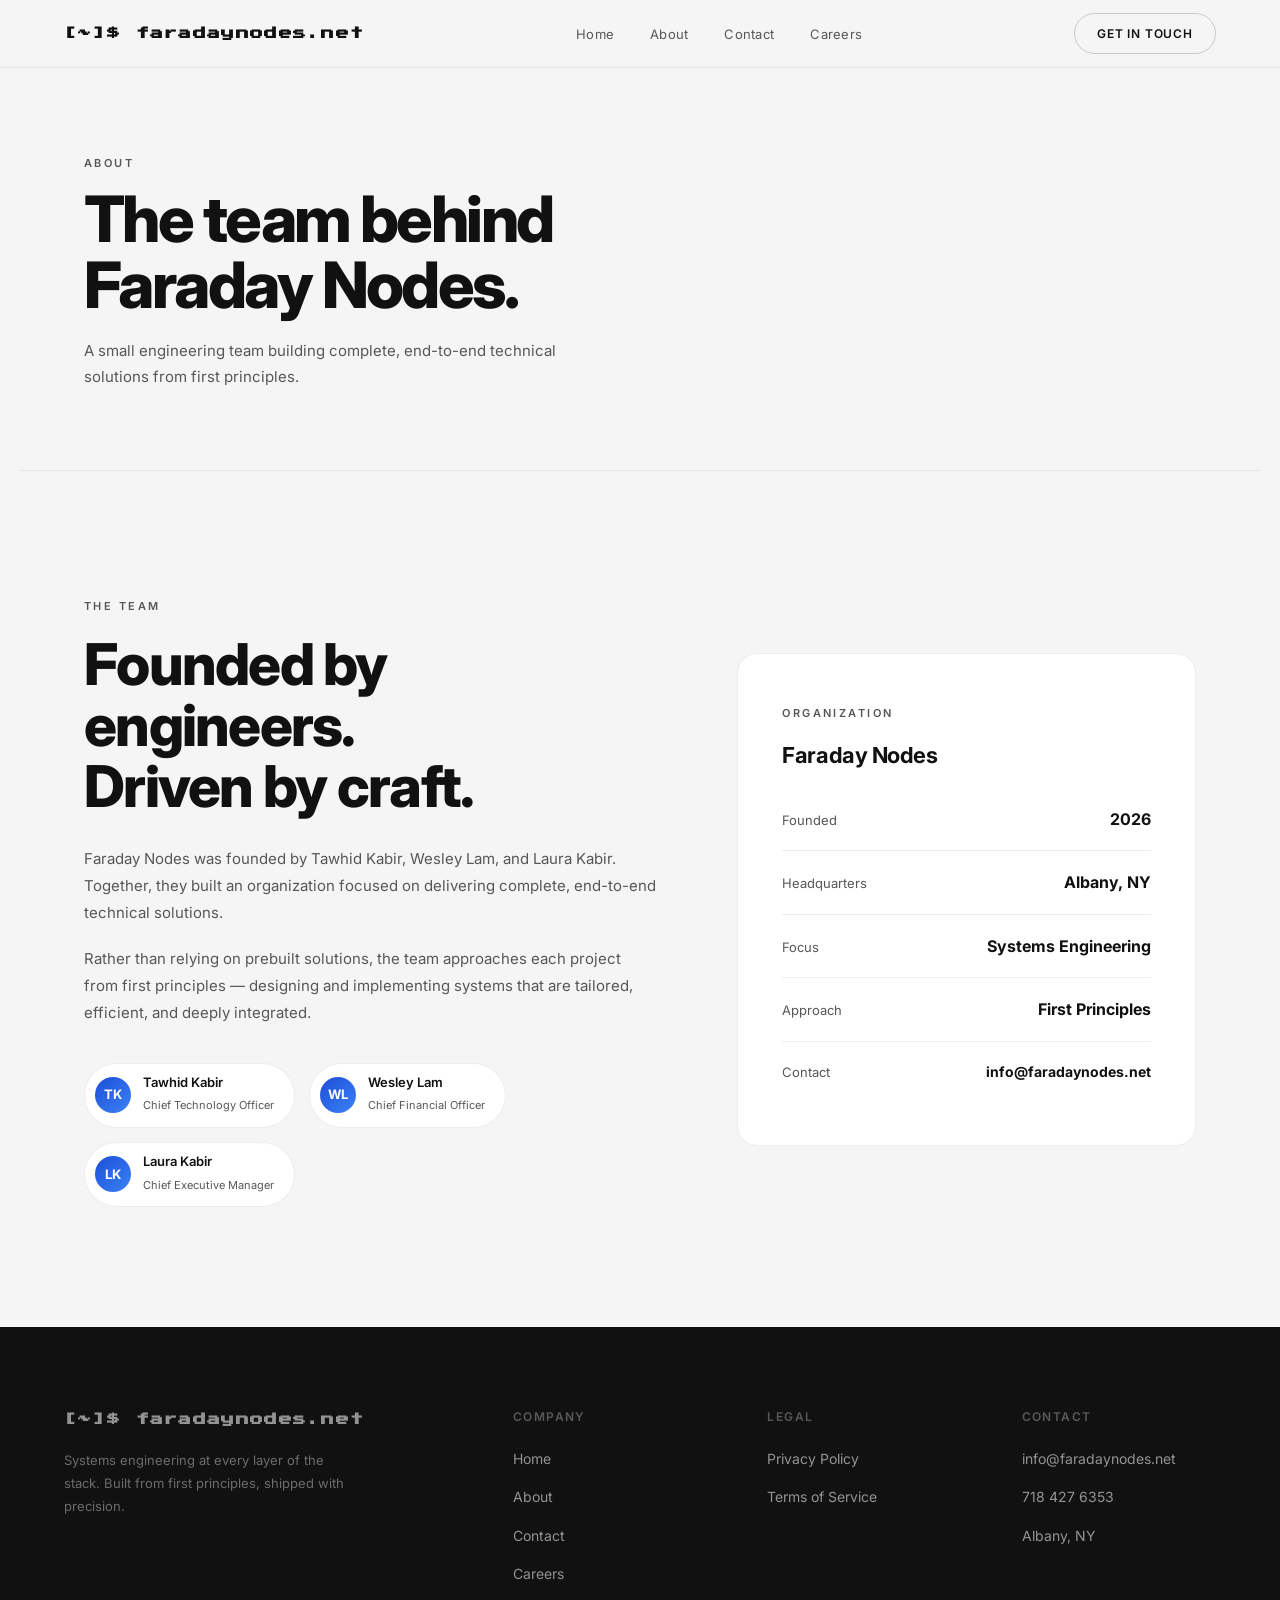
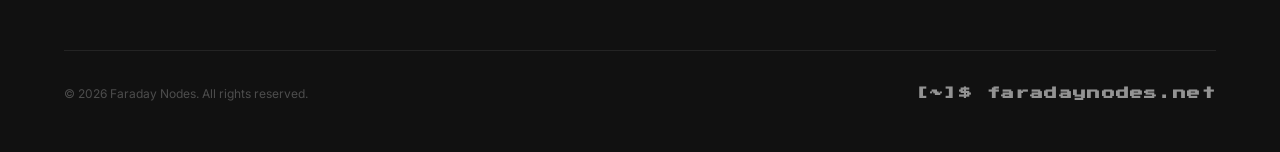
<file: about.html>
<!DOCTYPE html>
<html lang="en">
<head>
  <!-- Google tag (gtag.js) -->
  <script async src="https://www.googletagmanager.com/gtag/js?id=AW-18380977021"></script>
  <script>
    window.dataLayer = window.dataLayer || [];
    function gtag(){dataLayer.push(arguments);}
    gtag('js', new Date());

    gtag('config', 'AW-18380977021');
  </script>
  <meta charset="UTF-8" />
  <meta name="viewport" content="width=device-width, initial-scale=1.0" />
  <title>About — Faraday Nodes</title>
  <meta name="description" content="Faraday Nodes was founded by engineers who build complete, end-to-end technical solutions from first principles." />
  <link rel="icon" type="image/png" href="favicon.png" />
  <link rel="apple-touch-icon" href="favicon.png" />
  <link rel="preconnect" href="https://fonts.googleapis.com" />
  <link href="https://fonts.googleapis.com/css2?family=Inter:wght@300;400;500;600;700;800&family=Press+Start+2P&display=swap" rel="stylesheet" />
  <link rel="stylesheet" href="styles.css" />
</head>
<body>

  <div class="progress-bar" id="prog"></div>

  <nav>
    <a href="index.html" class="logo pixel-logo">[~]$ faradaynodes.net</a>
    <ul class="nav-links">
      <li><a href="index.html">Home</a></li>
      <li><a href="about.html">About</a></li>
      <li><a href="contact.html">Contact</a></li>
      <li><a href="careers.html">Careers</a></li>
    </ul>
    <a href="contact.html" class="nav-btn">Get in Touch</a>
    <button class="nav-toggle" id="navToggle" aria-expanded="false" aria-controls="mobileMenu" aria-label="Open menu">
      <span class="nav-toggle-bars"><span></span><span></span><span></span></span>
    </button>
  </nav>

  <div class="mobile-menu" id="mobileMenu">
    <ul>
      <li><a href="index.html">Home</a></li>
      <li><a href="about.html">About</a></li>
      <li><a href="contact.html">Contact</a></li>
      <li><a href="careers.html">Careers</a></li>
    </ul>
    <a href="contact.html" class="nav-btn">Get in Touch</a>
  </div>

  <div class="subpage-hero">
    <span class="eyebrow">About</span>
    <h1>The team behind<br>Faraday Nodes.</h1>
    <p>A small engineering team building complete, end-to-end technical solutions from first principles.</p>
  </div>

  <!-- ── TEAM ───────────────────────────────────────────────────── -->
  <section class="founders section" id="founders">
    <div class="inner">
      <div class="founders-grid">
        <div class="founders-text fade-left" id="ft">
          <span class="eyebrow">The Team</span>
          <h2>Founded by engineers.<br>Driven by craft.</h2>
          <p>Faraday Nodes was founded by Tawhid Kabir, Wesley Lam, and Laura Kabir. Together, they built an organization focused on delivering complete, end-to-end technical solutions.</p>
          <p>Rather than relying on prebuilt solutions, the team approaches each project from first principles — designing and implementing systems that are tailored, efficient, and deeply integrated.</p>
          <div class="founder-badges">
            <div class="founder-badge">
              <div class="founder-avatar">TK</div>
              <div class="founder-info">
                <p>Tawhid Kabir</p>
                <span>Chief Technology Officer</span>
              </div>
            </div>
            <div class="founder-badge">
              <div class="founder-avatar">WL</div>
              <div class="founder-info">
                <p>Wesley Lam</p>
                <span>Chief Financial Officer</span>
              </div>
            </div>
            <div class="founder-badge">
              <div class="founder-avatar">LK</div>
              <div class="founder-info">
                <p>Laura Kabir</p>
                <span>Chief Executive Manager</span>
              </div>
            </div>
          </div>
        </div>
        <div class="founders-aside fade-right" id="fa">
          <span class="eyebrow">Organization</span>
          <h3>Faraday Nodes</h3>
          <div class="aside-stat">
            <span class="aside-stat-label">Founded</span>
            <span class="aside-stat-val">2026</span>
          </div>
          <div class="aside-stat">
            <span class="aside-stat-label">Headquarters</span>
            <span class="aside-stat-val">Albany, NY</span>
          </div>
          <div class="aside-stat">
            <span class="aside-stat-label">Focus</span>
            <span class="aside-stat-val">Systems Engineering</span>
          </div>
          <div class="aside-stat">
            <span class="aside-stat-label">Approach</span>
            <span class="aside-stat-val">First Principles</span>
          </div>
          <div class="aside-stat">
            <span class="aside-stat-label">Contact</span>
            <span class="aside-stat-val" style="font-size:14px">info@faradaynodes.net</span>
          </div>
        </div>
      </div>
    </div>
  </section>

  <footer>
    <div class="footer-top">
      <div class="footer-brand">
        <a href="index.html" class="footer-logo pixel-logo">[~]$ faradaynodes.net</a>
        <p>Systems engineering at every layer of the stack. Built from first principles, shipped with precision.</p>
      </div>
      <div class="footer-col">
        <h4>Company</h4>
        <ul>
          <li><a href="index.html">Home</a></li>
          <li><a href="about.html">About</a></li>
          <li><a href="contact.html">Contact</a></li>
          <li><a href="careers.html">Careers</a></li>
        </ul>
      </div>
      <div class="footer-col">
        <h4>Legal</h4>
        <ul>
          <li><a href="privacy.html">Privacy Policy</a></li>
          <li><a href="terms.html">Terms of Service</a></li>
        </ul>
      </div>
      <div class="footer-col">
        <h4>Contact</h4>
        <ul>
          <li><a href="mailto:info@faradaynodes.net">info@faradaynodes.net</a></li>
          <li><a href="tel:7184276353">718 427 6353</a></li>
          <li><a href="contact.html">Albany, NY</a></li>
        </ul>
      </div>
    </div>
    <div class="footer-bottom">
      <p class="footer-copy">© 2026 Faraday Nodes. All rights reserved.</p>
      <a href="index.html" class="footer-logo pixel-logo">[~]$ faradaynodes.net</a>
    </div>
  </footer>

  <script>
    const prog = document.getElementById('prog');
    window.addEventListener('scroll', () => {
      const h = document.documentElement;
      prog.style.width = (h.scrollTop / (h.scrollHeight - h.clientHeight) * 100) + '%';
    }, { passive: true });

    const io = new IntersectionObserver((entries) => {
      entries.forEach(e => { if (e.isIntersecting) e.target.classList.add('visible'); });
    }, { threshold: 0.12 });

    document.querySelectorAll('.fade-up, .fade-left, .fade-right, .principle').forEach(el => io.observe(el));

    setTimeout(() => {
      document.querySelectorAll('.subpage-hero .eyebrow, .subpage-hero h1, .subpage-hero p').forEach((el, i) => {
        el.style.opacity = '0';
        el.style.transform = 'translateY(20px)';
        el.style.transition = `opacity 0.7s ease ${i * 0.12}s, transform 0.7s ease ${i * 0.12}s`;
        requestAnimationFrame(() => {
          el.style.opacity = '1';
          el.style.transform = 'translateY(0)';
        });
      });
    }, 80);
  </script>

  <!-- Mobile menu -->
  <script>
  (function () {
    var toggle = document.getElementById('navToggle');
    var menu = document.getElementById('mobileMenu');
    if (!toggle || !menu) return;

    function setOpen(open) {
      toggle.setAttribute('aria-expanded', String(open));
      toggle.setAttribute('aria-label', open ? 'Close menu' : 'Open menu');
      menu.classList.toggle('open', open);
    }

    toggle.addEventListener('click', function () {
      setOpen(toggle.getAttribute('aria-expanded') !== 'true');
    });
    menu.addEventListener('click', function (e) {
      if (e.target.tagName === 'A') setOpen(false);
    });
    document.addEventListener('keydown', function (e) {
      if (e.key === 'Escape') setOpen(false);
    });
    window.addEventListener('resize', function () {
      if (window.innerWidth > 900) setOpen(false);
    });
  })();
  </script>
</body>
</html>
</file>
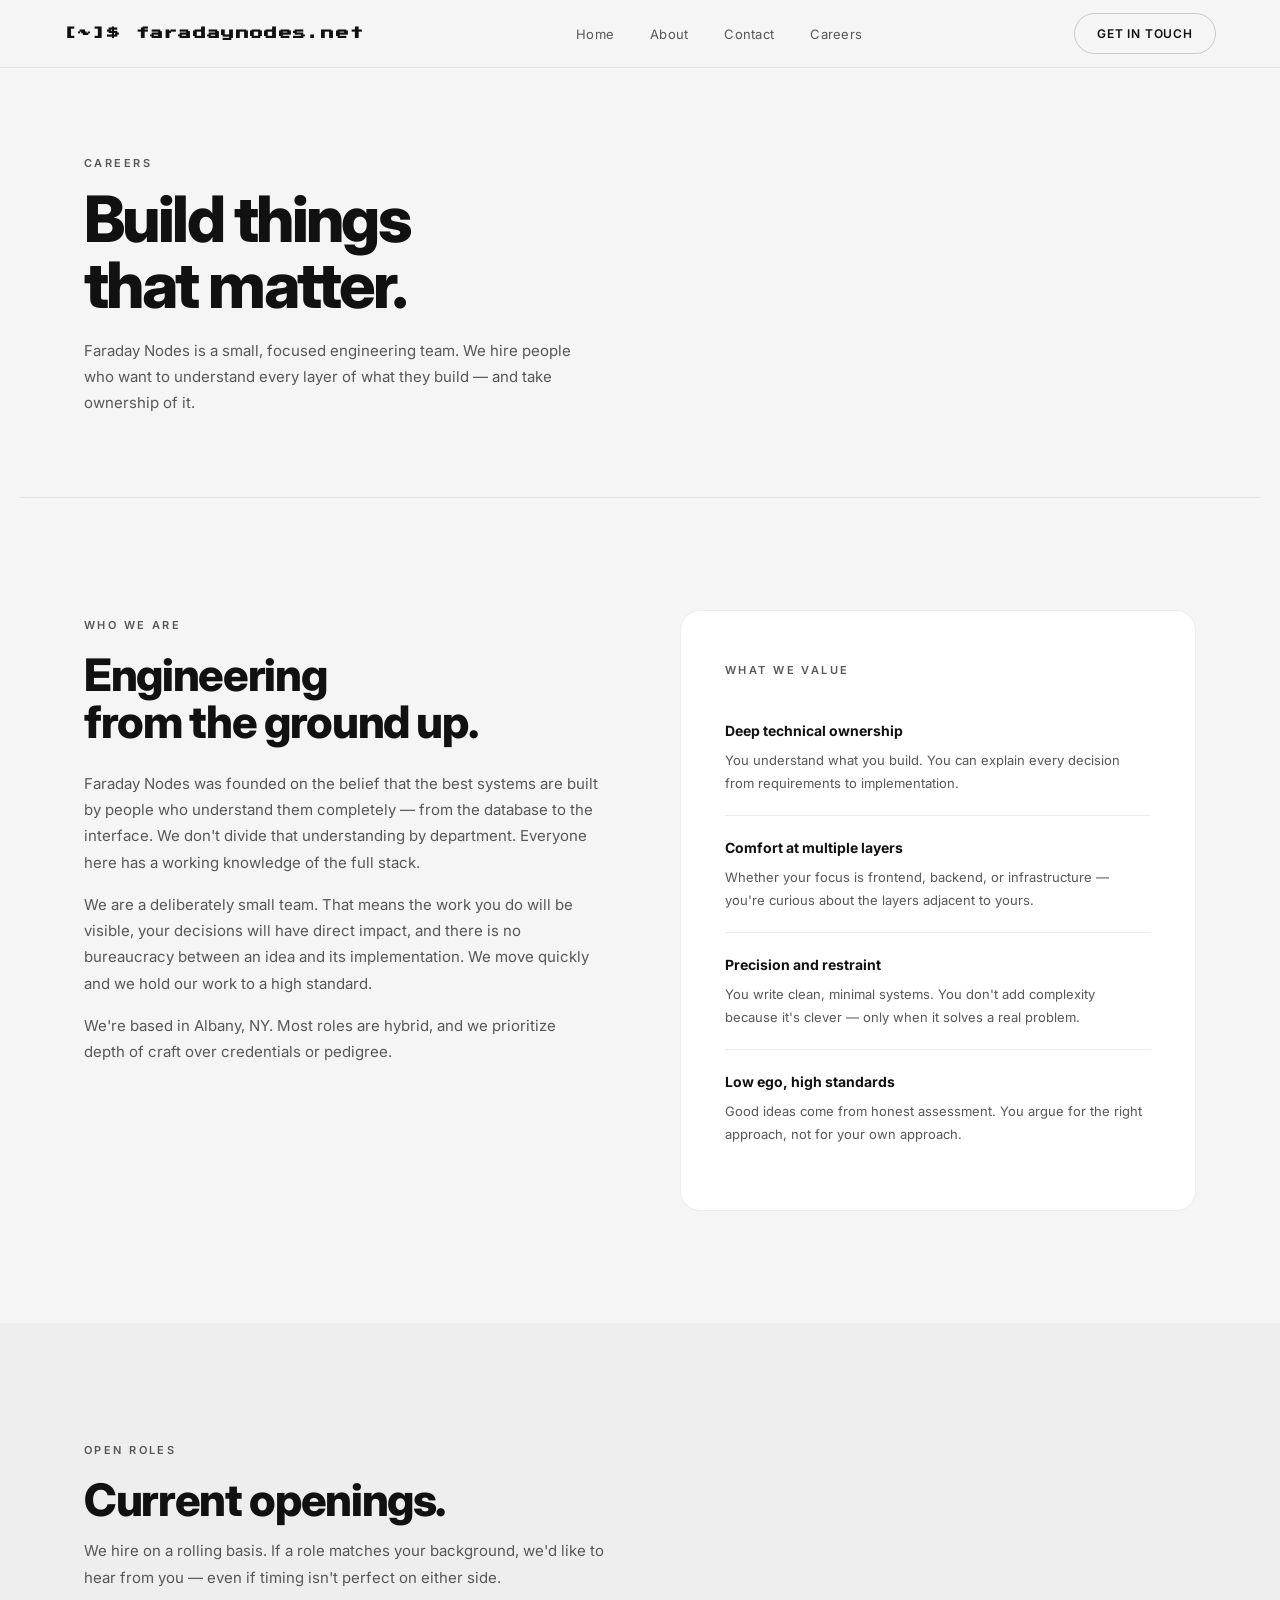
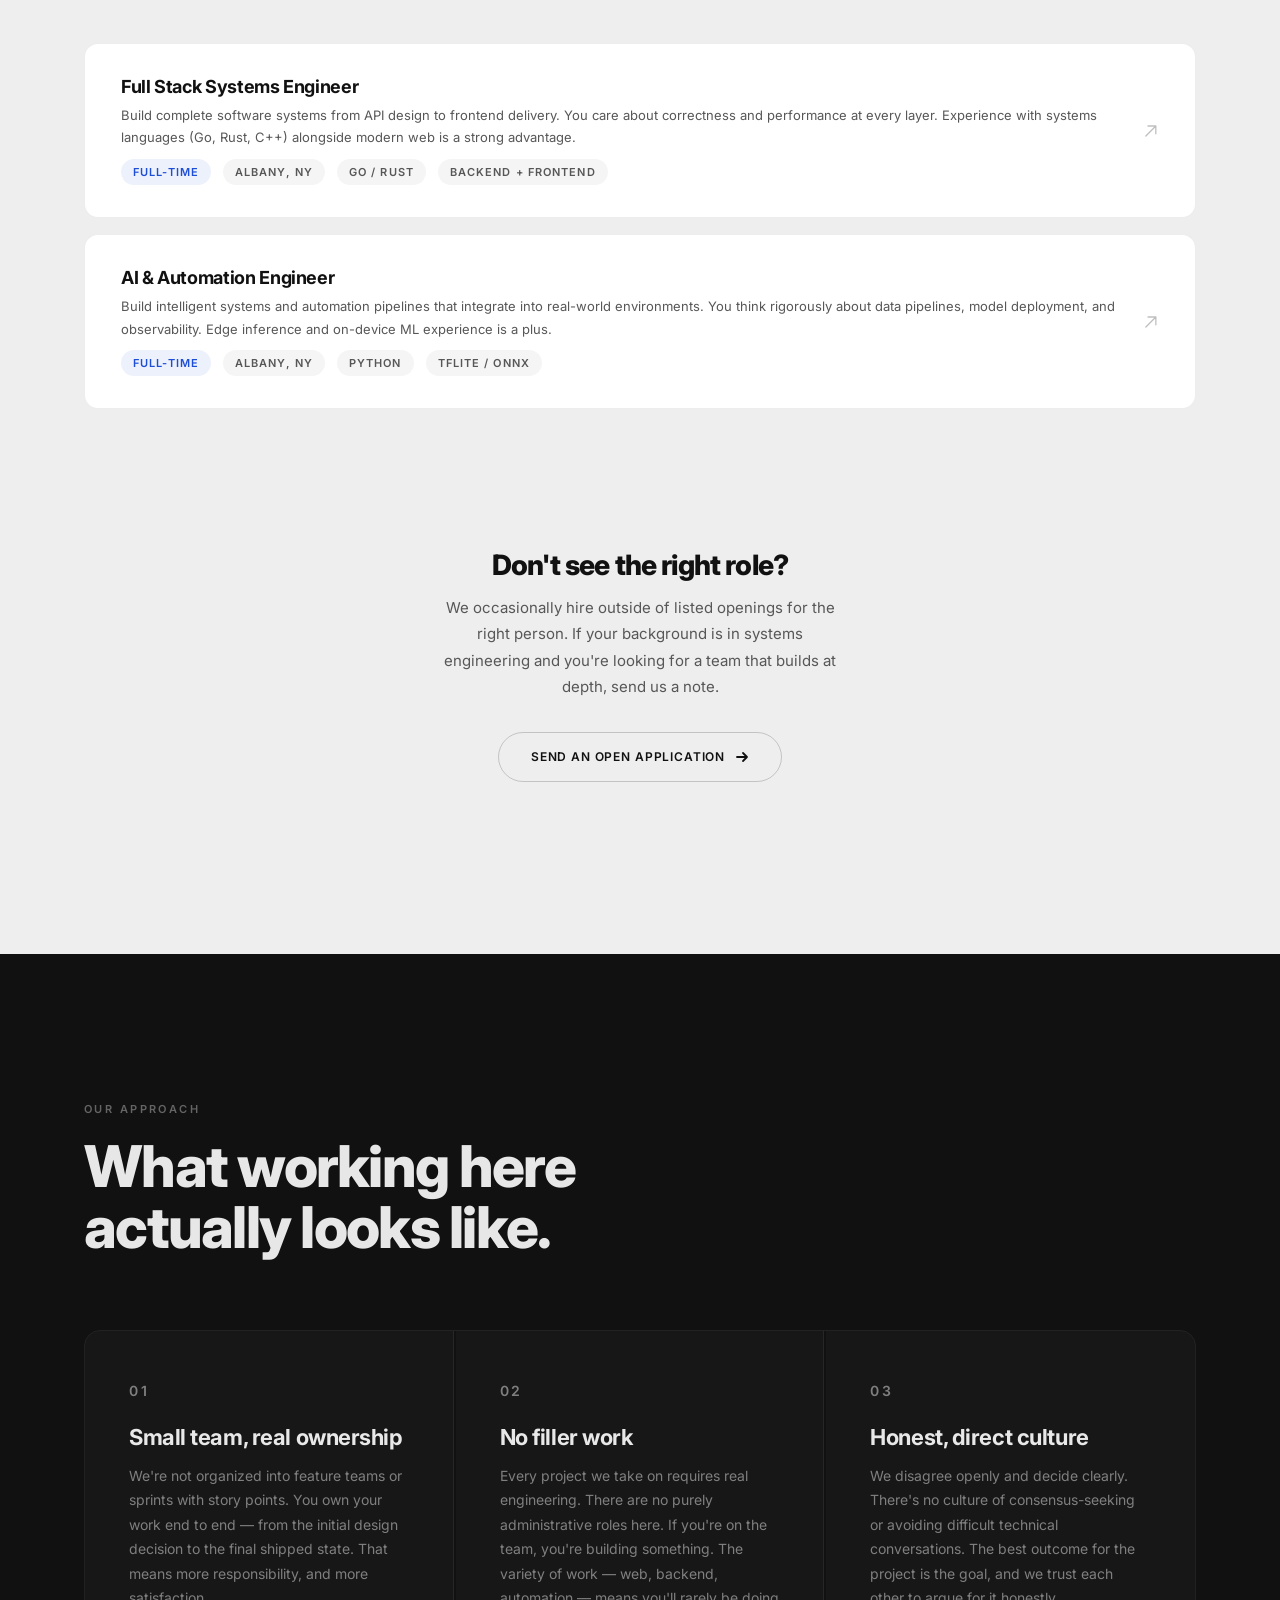
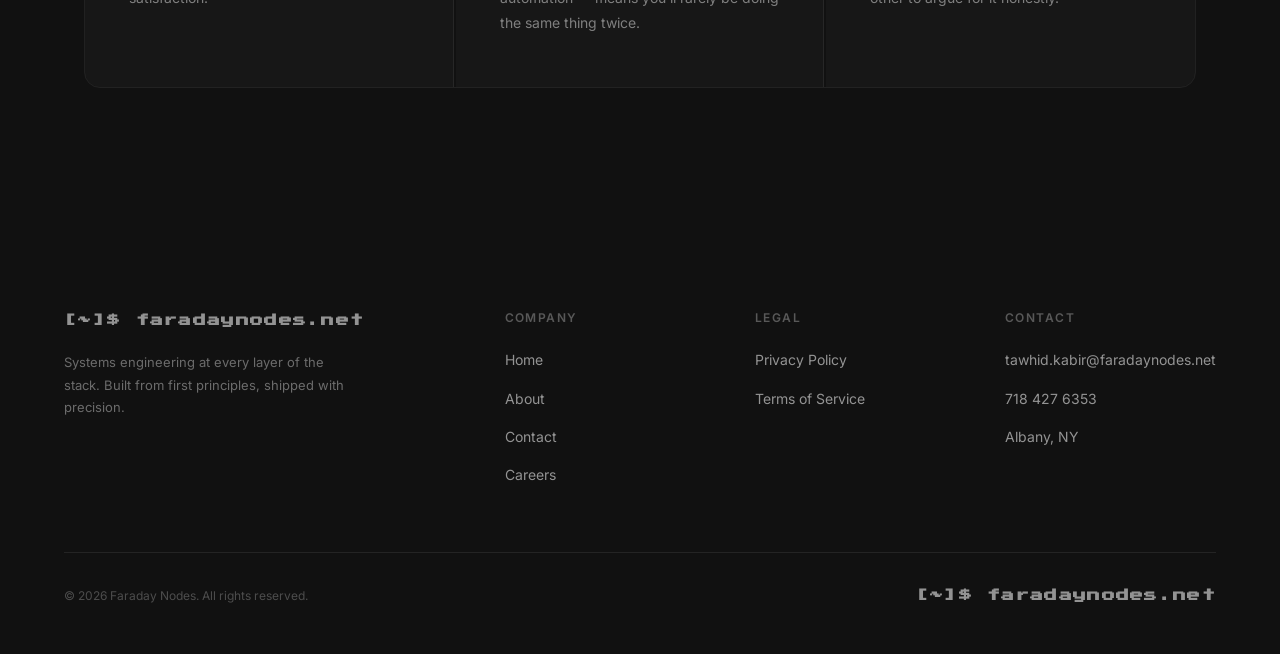
<file: careers.html>
﻿<!DOCTYPE html>
<html lang="en">
<head>
  <!-- Google tag (gtag.js) -->
  <script async src="https://www.googletagmanager.com/gtag/js?id=AW-18380977021"></script>
  <script>
    window.dataLayer = window.dataLayer || [];
    function gtag(){dataLayer.push(arguments);}
    gtag('js', new Date());

    gtag('config', 'AW-18380977021');
  </script>
  <meta charset="UTF-8" />
  <meta name="viewport" content="width=device-width, initial-scale=1.0" />
  <title>Careers — Faraday Nodes</title>
  <link rel="icon" type="image/png" href="favicon.png" />
  <link rel="apple-touch-icon" href="favicon.png" />
  <link rel="preconnect" href="https://fonts.googleapis.com" />
  <link href="https://fonts.googleapis.com/css2?family=Inter:wght@300;400;500;600;700;800&family=Press+Start+2P&display=swap" rel="stylesheet" />
  <link rel="stylesheet" href="styles.css" />
</head>
<body>

  <div class="progress-bar" id="prog"></div>

  <nav>
    <a href="index.html" class="logo pixel-logo">[~]$ faradaynodes.net</a>
    <ul class="nav-links">
      <li><a href="index.html">Home</a></li>
      <li><a href="about.html">About</a></li>
      <li><a href="contact.html">Contact</a></li>
      <li><a href="careers.html">Careers</a></li>
    </ul>
    <a href="contact.html" class="nav-btn">Get in Touch</a>
    <button class="nav-toggle" id="navToggle" aria-expanded="false" aria-controls="mobileMenu" aria-label="Open menu">
      <span class="nav-toggle-bars"><span></span><span></span><span></span></span>
    </button>
  </nav>

  <div class="mobile-menu" id="mobileMenu">
    <ul>
      <li><a href="index.html">Home</a></li>
      <li><a href="about.html">About</a></li>
      <li><a href="contact.html">Contact</a></li>
      <li><a href="careers.html">Careers</a></li>
    </ul>
    <a href="contact.html" class="nav-btn">Get in Touch</a>
  </div>

  <!-- Hero -->
  <div class="subpage-hero">
    <span class="eyebrow">Careers</span>
    <h1>Build things<br>that matter.</h1>
    <p>Faraday Nodes is a small, focused engineering team. We hire people who want to understand every layer of what they build — and take ownership of it.</p>
  </div>

  <!-- Intro -->
  <section class="section">
    <div class="inner">
      <div style="display:grid; grid-template-columns: 1fr 1fr; gap: 80px; align-items:start;" class="careers-split">

        <div class="fade-left" id="ci1">
          <span class="eyebrow">Who We Are</span>
          <h2 style="margin-bottom:24px; font-size: clamp(28px,3.5vw,48px)">Engineering<br>from the ground up.</h2>
          <p style="margin-bottom:16px">Faraday Nodes was founded on the belief that the best systems are built by people who understand them completely — from the database to the interface. We don't divide that understanding by department. Everyone here has a working knowledge of the full stack.</p>
          <p style="margin-bottom:16px">We are a deliberately small team. That means the work you do will be visible, your decisions will have direct impact, and there is no bureaucracy between an idea and its implementation. We move quickly and we hold our work to a high standard.</p>
          <p>We're based in Albany, NY. Most roles are hybrid, and we prioritize depth of craft over credentials or pedigree.</p>
        </div>

        <div class="fade-right" id="ci2">
          <div style="background:#fff; border:1px solid var(--border); border-radius:20px; padding:44px;">
            <span class="eyebrow" style="margin-bottom:20px">What We Value</span>
            <div style="display:flex; flex-direction:column; gap:0;">
              <div style="padding:20px 0; border-bottom:1px solid var(--border);">
                <p style="font-size:14px; font-weight:700; color:var(--text); margin-bottom:6px;">Deep technical ownership</p>
                <p style="font-size:13px; margin:0">You understand what you build. You can explain every decision from requirements to implementation.</p>
              </div>
              <div style="padding:20px 0; border-bottom:1px solid var(--border);">
                <p style="font-size:14px; font-weight:700; color:var(--text); margin-bottom:6px;">Comfort at multiple layers</p>
                <p style="font-size:13px; margin:0">Whether your focus is frontend, backend, or infrastructure — you're curious about the layers adjacent to yours.</p>
              </div>
              <div style="padding:20px 0; border-bottom:1px solid var(--border);">
                <p style="font-size:14px; font-weight:700; color:var(--text); margin-bottom:6px;">Precision and restraint</p>
                <p style="font-size:13px; margin:0">You write clean, minimal systems. You don't add complexity because it's clever — only when it solves a real problem.</p>
              </div>
              <div style="padding:20px 0;">
                <p style="font-size:14px; font-weight:700; color:var(--text); margin-bottom:6px;">Low ego, high standards</p>
                <p style="font-size:13px; margin:0">Good ideas come from honest assessment. You argue for the right approach, not for your own approach.</p>
              </div>
            </div>
          </div>
        </div>

      </div>
    </div>
  </section>

  <!-- Open Roles -->
  <section class="section section-alt" id="roles">
    <div class="inner">
      <div style="margin-bottom:52px" class="fade-up" id="rh">
        <span class="eyebrow">Open Roles</span>
        <h2 style="font-size:clamp(28px,3.5vw,52px)">Current openings.</h2>
        <p style="max-width:520px; margin-top:14px">We hire on a rolling basis. If a role matches your background, we'd like to hear from you — even if timing isn't perfect on either side.</p>
      </div>

      <div class="job-list">

        <a href="mailto:tawhid.kabir@faradaynodes.net?subject=Application — Full Stack Systems Engineer" class="job-card fade-up delay-1">
          <div class="job-info">
            <h3>Full Stack Systems Engineer</h3>
            <p style="font-size:13px; color:var(--muted); margin:0">Build complete software systems from API design to frontend delivery. You care about correctness and performance at every layer. Experience with systems languages (Go, Rust, C++) alongside modern web is a strong advantage.</p>
            <div class="job-meta">
              <span class="job-tag blue">Full-time</span>
              <span class="job-tag">Albany, NY</span>
              <span class="job-tag">Go / Rust</span>
              <span class="job-tag">Backend + Frontend</span>
            </div>
          </div>
          <svg class="job-arrow" width="22" height="22" viewBox="0 0 22 22" fill="none">
            <path d="M4 18L18 4M18 4H7M18 4v11" stroke="black" stroke-width="1.8" stroke-linecap="round" stroke-linejoin="round"/>
          </svg>
        </a>

        <a href="mailto:tawhid.kabir@faradaynodes.net?subject=Application — AI and Automation Engineer" class="job-card fade-up delay-2">
          <div class="job-info">
            <h3>AI &amp; Automation Engineer</h3>
            <p style="font-size:13px; color:var(--muted); margin:0">Build intelligent systems and automation pipelines that integrate into real-world environments. You think rigorously about data pipelines, model deployment, and observability. Edge inference and on-device ML experience is a plus.</p>
            <div class="job-meta">
              <span class="job-tag blue">Full-time</span>
              <span class="job-tag">Albany, NY</span>
              <span class="job-tag">Python</span>
              <span class="job-tag">TFLite / ONNX</span>
            </div>
          </div>
          <svg class="job-arrow" width="22" height="22" viewBox="0 0 22 22" fill="none">
            <path d="M4 18L18 4M18 4H7M18 4v11" stroke="black" stroke-width="1.8" stroke-linecap="round" stroke-linejoin="round"/>
          </svg>
        </a>

      </div>

      <!-- Open application -->
      <div class="open-app fade-up">
        <h3>Don't see the right role?</h3>
        <p>We occasionally hire outside of listed openings for the right person. If your background is in systems engineering and you're looking for a team that builds at depth, send us a note.</p>
        <a href="mailto:tawhid.kabir@faradaynodes.net?subject=Open Application — Faraday Nodes" class="pill-btn">
          Send an Open Application
          <svg width="14" height="14" viewBox="0 0 14 14" fill="none">
            <path d="M2 7h10M8 3l4 4-4 4" stroke="currentColor" stroke-width="1.8" stroke-linecap="round" stroke-linejoin="round"/>
          </svg>
        </a>
      </div>
    </div>
  </section>

  <!-- Philosophy strip -->
  <section class="philosophy section">
    <div class="inner">
      <span class="eyebrow fade-up">Our Approach</span>
      <h2 class="fade-up delay-1" style="margin-bottom:72px">What working here<br>actually looks like.</h2>
      <div class="principles-grid">
        <div class="principle fade-up delay-1">
          <p class="principle-num">01</p>
          <h3>Small team, real ownership</h3>
          <p>We're not organized into feature teams or sprints with story points. You own your work end to end — from the initial design decision to the final shipped state. That means more responsibility, and more satisfaction.</p>
        </div>
        <div class="principle fade-up delay-2">
          <p class="principle-num">02</p>
          <h3>No filler work</h3>
          <p>Every project we take on requires real engineering. There are no purely administrative roles here. If you're on the team, you're building something. The variety of work — web, backend, automation — means you'll rarely be doing the same thing twice.</p>
        </div>
        <div class="principle fade-up delay-3">
          <p class="principle-num">03</p>
          <h3>Honest, direct culture</h3>
          <p>We disagree openly and decide clearly. There's no culture of consensus-seeking or avoiding difficult technical conversations. The best outcome for the project is the goal, and we trust each other to argue for it honestly.</p>
        </div>
      </div>
    </div>
  </section>

  <footer>
    <div class="footer-top">
      <div class="footer-brand">
        <a href="index.html" class="footer-logo pixel-logo">[~]$ faradaynodes.net</a>
        <p>Systems engineering at every layer of the stack. Built from first principles, shipped with precision.</p>
      </div>
      <div class="footer-col">
        <h4>Company</h4>
        <ul>
          <li><a href="index.html">Home</a></li>
          <li><a href="about.html">About</a></li>
          <li><a href="contact.html">Contact</a></li>
          <li><a href="careers.html">Careers</a></li>
        </ul>
      </div>
      <div class="footer-col">
        <h4>Legal</h4>
        <ul>
          <li><a href="privacy.html">Privacy Policy</a></li>
          <li><a href="terms.html">Terms of Service</a></li>
        </ul>
      </div>
      <div class="footer-col">
        <h4>Contact</h4>
        <ul>
          <li><a href="mailto:tawhid.kabir@faradaynodes.net">tawhid.kabir@faradaynodes.net</a></li>
          <li><a href="tel:7184276353">718 427 6353</a></li>
          <li><a href="contact.html">Albany, NY</a></li>
        </ul>
      </div>
    </div>
    <div class="footer-bottom">
      <p class="footer-copy">© 2026 Faraday Nodes. All rights reserved.</p>
      <a href="index.html" class="footer-logo pixel-logo">[~]$ faradaynodes.net</a>
    </div>
  </footer>

  <script>
    const prog = document.getElementById('prog');
    window.addEventListener('scroll', () => {
      const h = document.documentElement;
      prog.style.width = (h.scrollTop / (h.scrollHeight - h.clientHeight) * 100) + '%';
    }, { passive: true });

    const io = new IntersectionObserver((entries) => {
      entries.forEach(e => { if (e.isIntersecting) e.target.classList.add('visible'); });
    }, { threshold: 0.12 });

    document.querySelectorAll('.fade-up, .fade-left, .fade-right, .principle, .job-card').forEach(el => io.observe(el));

    setTimeout(() => {
      document.querySelectorAll('.subpage-hero .eyebrow, .subpage-hero h1, .subpage-hero p').forEach((el, i) => {
        el.style.opacity = '0';
        el.style.transform = 'translateY(20px)';
        el.style.transition = `opacity 0.7s ease ${i * 0.12}s, transform 0.7s ease ${i * 0.12}s`;
        requestAnimationFrame(() => {
          el.style.opacity = '1';
          el.style.transform = 'translateY(0)';
        });
      });
    }, 80);
  </script>

  <!-- Mobile menu -->
  <script>
  (function () {
    var toggle = document.getElementById('navToggle');
    var menu = document.getElementById('mobileMenu');
    if (!toggle || !menu) return;

    function setOpen(open) {
      toggle.setAttribute('aria-expanded', String(open));
      toggle.setAttribute('aria-label', open ? 'Close menu' : 'Open menu');
      menu.classList.toggle('open', open);
    }

    toggle.addEventListener('click', function () {
      setOpen(toggle.getAttribute('aria-expanded') !== 'true');
    });
    menu.addEventListener('click', function (e) {
      if (e.target.tagName === 'A') setOpen(false);
    });
    document.addEventListener('keydown', function (e) {
      if (e.key === 'Escape') setOpen(false);
    });
    window.addEventListener('resize', function () {
      if (window.innerWidth > 900) setOpen(false);
    });
  })();
  </script>
</body>
</html>
</file>
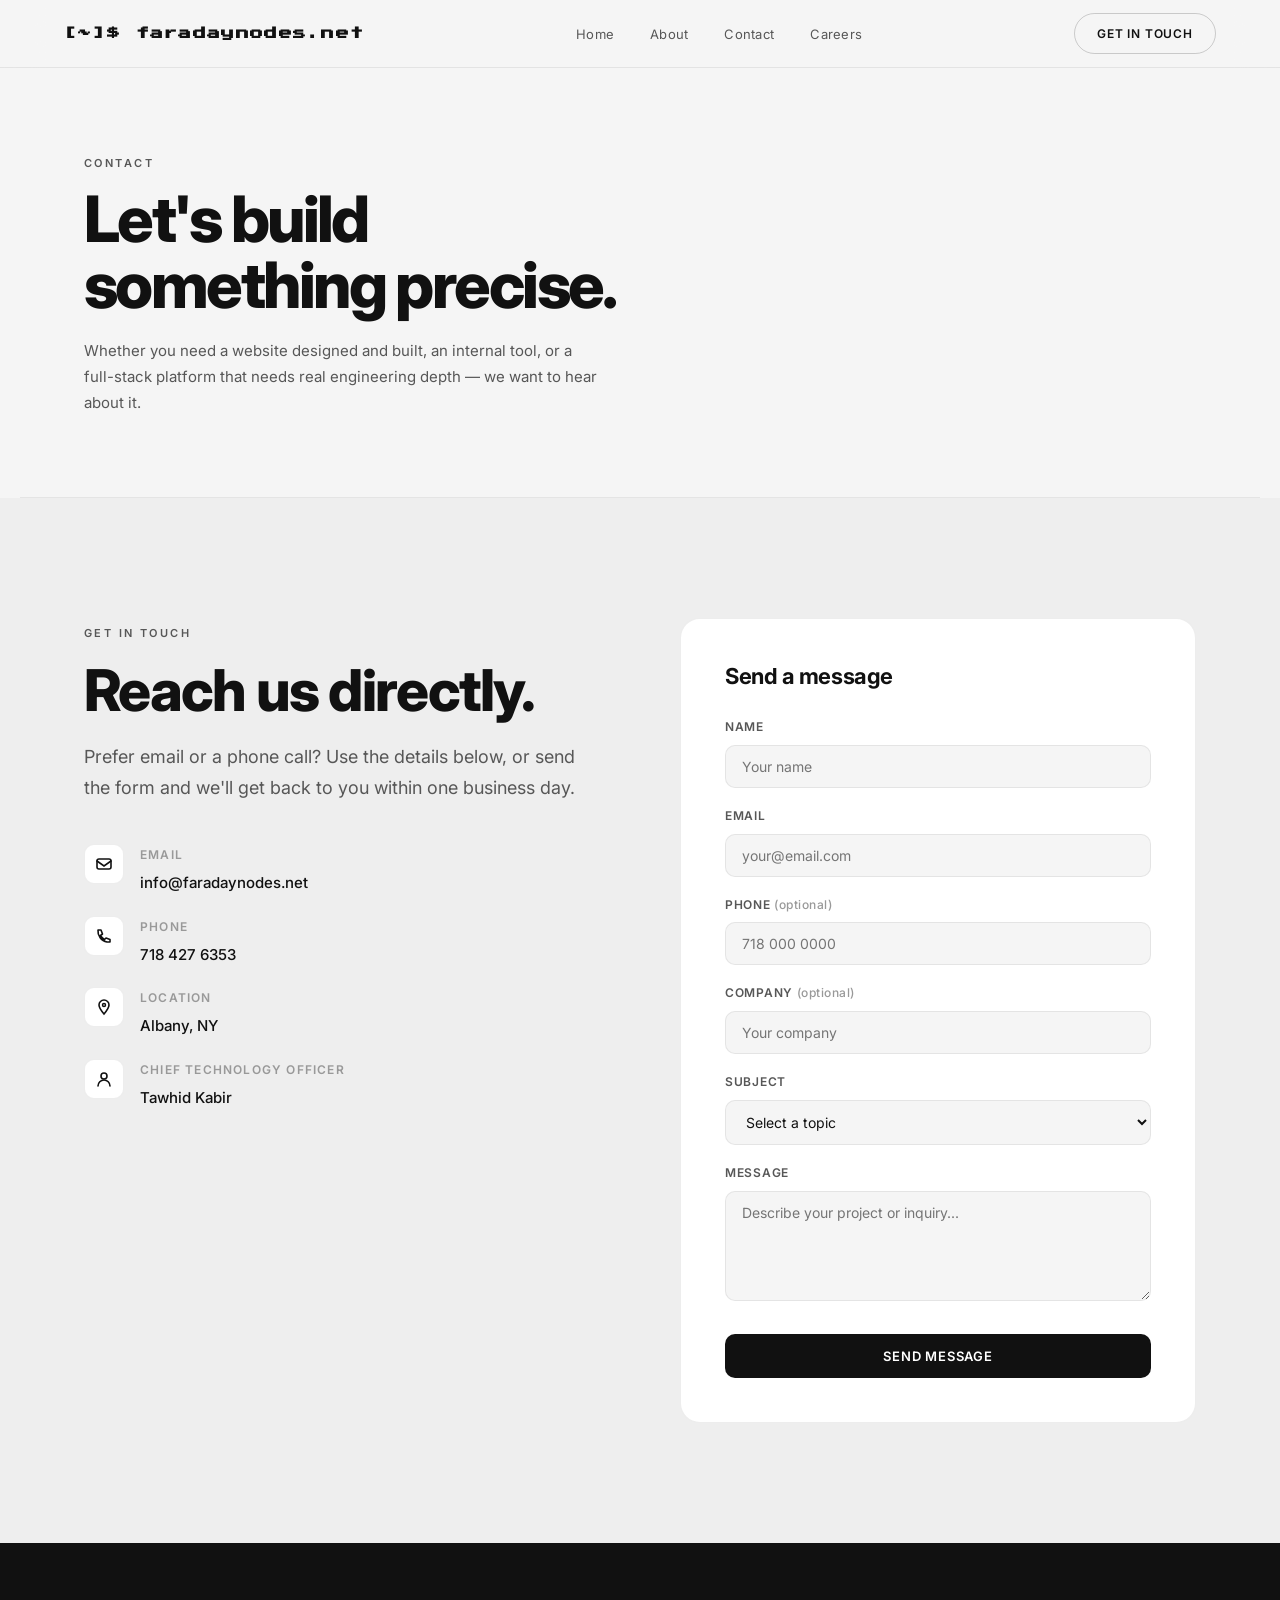
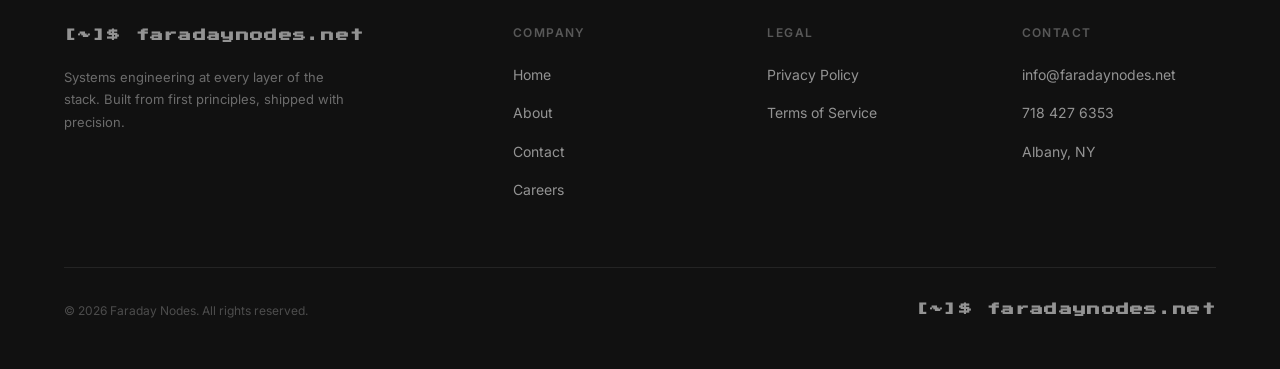
<file: contact.html>
<!DOCTYPE html>
<html lang="en">
<head>
  <!-- Google tag (gtag.js) -->
  <script async src="https://www.googletagmanager.com/gtag/js?id=AW-18380977021"></script>
  <script>
    window.dataLayer = window.dataLayer || [];
    function gtag(){dataLayer.push(arguments);}
    gtag('js', new Date());

    gtag('config', 'AW-18380977021');
  </script>
  <meta charset="UTF-8" />
  <meta name="viewport" content="width=device-width, initial-scale=1.0" />
  <title>Contact — Faraday Nodes</title>
  <meta name="description" content="Get in touch with Faraday Nodes about a website, an internal tool, or a full-stack platform." />
  <link rel="icon" type="image/png" href="favicon.png" />
  <link rel="apple-touch-icon" href="favicon.png" />
  <link rel="preconnect" href="https://fonts.googleapis.com" />
  <link href="https://fonts.googleapis.com/css2?family=Inter:wght@300;400;500;600;700;800&family=Press+Start+2P&display=swap" rel="stylesheet" />
  <link rel="stylesheet" href="styles.css" />
</head>
<body>

  <div class="progress-bar" id="prog"></div>

  <nav>
    <a href="index.html" class="logo pixel-logo">[~]$ faradaynodes.net</a>
    <ul class="nav-links">
      <li><a href="index.html">Home</a></li>
      <li><a href="about.html">About</a></li>
      <li><a href="contact.html">Contact</a></li>
      <li><a href="careers.html">Careers</a></li>
    </ul>
    <a href="contact.html" class="nav-btn">Get in Touch</a>
    <button class="nav-toggle" id="navToggle" aria-expanded="false" aria-controls="mobileMenu" aria-label="Open menu">
      <span class="nav-toggle-bars"><span></span><span></span><span></span></span>
    </button>
  </nav>

  <div class="mobile-menu" id="mobileMenu">
    <ul>
      <li><a href="index.html">Home</a></li>
      <li><a href="about.html">About</a></li>
      <li><a href="contact.html">Contact</a></li>
      <li><a href="careers.html">Careers</a></li>
    </ul>
    <a href="contact.html" class="nav-btn">Get in Touch</a>
  </div>

  <div class="subpage-hero">
    <span class="eyebrow">Contact</span>
    <h1>Let's build<br>something precise.</h1>
    <p>Whether you need a website designed and built, an internal tool, or a full-stack platform that needs real engineering depth — we want to hear about it.</p>
  </div>

  <!-- ── CONTACT ────────────────────────────────────────────────── -->
  <section class="contact section" id="contact">
    <div class="inner">
      <div class="contact-grid">
        <div class="contact-text fade-left" id="ct">
          <span class="eyebrow">Get in Touch</span>
          <h2>Reach us directly.</h2>
          <p class="lead" style="margin-bottom:40px">Prefer email or a phone call? Use the details below, or send the form and we'll get back to you within one business day.</p>
          <div class="contact-details">
            <div class="contact-item">
              <div class="contact-icon">
                <svg width="18" height="18" viewBox="0 0 18 18" fill="none">
                  <rect x="2" y="4" width="14" height="10" rx="2" stroke="#111" stroke-width="1.6"/>
                  <path d="M2 6l7 5 7-5" stroke="#111" stroke-width="1.6" stroke-linecap="round"/>
                </svg>
              </div>
              <div class="contact-item-text">
                <p>Email</p>
                <a href="mailto:info@faradaynodes.net">info@faradaynodes.net</a>
              </div>
            </div>
            <div class="contact-item">
              <div class="contact-icon">
                <svg width="18" height="18" viewBox="0 0 18 18" fill="none">
                  <path d="M3 3h3l1.5 4-2 1.5a10 10 0 004 4L11 11l4 1.5V15h-3A11 11 0 013 3z" stroke="#111" stroke-width="1.6" stroke-linecap="round" stroke-linejoin="round"/>
                </svg>
              </div>
              <div class="contact-item-text">
                <p>Phone</p>
                <a href="tel:7184276353">718 427 6353</a>
              </div>
            </div>
            <div class="contact-item">
              <div class="contact-icon">
                <svg width="18" height="18" viewBox="0 0 18 18" fill="none">
                  <path d="M9 2a5 5 0 015 5c0 3-5 9-5 9S4 10 4 7a5 5 0 015-5z" stroke="#111" stroke-width="1.6"/>
                  <circle cx="9" cy="7" r="1.5" stroke="#111" stroke-width="1.5"/>
                </svg>
              </div>
              <div class="contact-item-text">
                <p>Location</p>
                <span>Albany, NY</span>
              </div>
            </div>
            <div class="contact-item">
              <div class="contact-icon">
                <svg width="18" height="18" viewBox="0 0 18 18" fill="none">
                  <circle cx="9" cy="6" r="3" stroke="#111" stroke-width="1.6"/>
                  <path d="M3 16c0-3.3 2.7-6 6-6s6 2.7 6 6" stroke="#111" stroke-width="1.6" stroke-linecap="round"/>
                </svg>
              </div>
              <div class="contact-item-text">
                <p>Chief Technology Officer</p>
                <span>Tawhid Kabir</span>
              </div>
            </div>
          </div>
        </div>
        <div class="contact-form fade-right" id="cf">
          <h3>Send a message</h3>
          <form id="contact-form">
            <div class="form-group">
              <label for="cf-name">Name</label>
              <input type="text" id="cf-name" name="name" placeholder="Your name" autocomplete="name" required />
            </div>
            <div class="form-group">
              <label for="cf-email">Email</label>
              <input type="email" id="cf-email" name="email" placeholder="your@email.com" autocomplete="email" required />
            </div>
            <div class="form-group">
              <label for="cf-phone">Phone <span class="optional">(optional)</span></label>
              <input type="tel" id="cf-phone" name="phone" placeholder="718 000 0000" autocomplete="tel" />
            </div>
            <div class="form-group">
              <label for="cf-company">Company <span class="optional">(optional)</span></label>
              <input type="text" id="cf-company" name="company" placeholder="Your company" autocomplete="organization" />
            </div>
            <div class="form-group">
              <label for="cf-topic">Subject</label>
              <select id="cf-topic" name="topic" required>
                <option value="" disabled selected>Select a topic</option>
                <option>Website Design &amp; Development</option>
                <option>Full Stack Development</option>
                <option>AI &amp; Automation</option>
                <option>General Inquiry</option>
              </select>
            </div>
            <div class="form-group">
              <label for="cf-message">Message</label>
              <textarea id="cf-message" name="message" placeholder="Describe your project or inquiry..." minlength="10" required></textarea>
            </div>
            <input type="checkbox" name="botcheck" style="display:none;" tabindex="-1" autocomplete="off" />
            <button type="submit" class="form-submit">Send Message</button>
          </form>
          <div class="form-status" id="form-status" role="status" aria-live="polite"></div>
        </div>
      </div>
    </div>
  </section>

  <footer>
    <div class="footer-top">
      <div class="footer-brand">
        <a href="index.html" class="footer-logo pixel-logo">[~]$ faradaynodes.net</a>
        <p>Systems engineering at every layer of the stack. Built from first principles, shipped with precision.</p>
      </div>
      <div class="footer-col">
        <h4>Company</h4>
        <ul>
          <li><a href="index.html">Home</a></li>
          <li><a href="about.html">About</a></li>
          <li><a href="contact.html">Contact</a></li>
          <li><a href="careers.html">Careers</a></li>
        </ul>
      </div>
      <div class="footer-col">
        <h4>Legal</h4>
        <ul>
          <li><a href="privacy.html">Privacy Policy</a></li>
          <li><a href="terms.html">Terms of Service</a></li>
        </ul>
      </div>
      <div class="footer-col">
        <h4>Contact</h4>
        <ul>
          <li><a href="mailto:info@faradaynodes.net">info@faradaynodes.net</a></li>
          <li><a href="tel:7184276353">718 427 6353</a></li>
          <li><a href="contact.html">Albany, NY</a></li>
        </ul>
      </div>
    </div>
    <div class="footer-bottom">
      <p class="footer-copy">© 2026 Faraday Nodes. All rights reserved.</p>
      <a href="index.html" class="footer-logo pixel-logo">[~]$ faradaynodes.net</a>
    </div>
  </footer>

  <script>
    const prog = document.getElementById('prog');
    window.addEventListener('scroll', () => {
      const h = document.documentElement;
      prog.style.width = (h.scrollTop / (h.scrollHeight - h.clientHeight) * 100) + '%';
    }, { passive: true });

    const io = new IntersectionObserver((entries) => {
      entries.forEach(e => { if (e.isIntersecting) e.target.classList.add('visible'); });
    }, { threshold: 0.12 });

    document.querySelectorAll('.fade-up, .fade-left, .fade-right').forEach(el => io.observe(el));

    setTimeout(() => {
      document.querySelectorAll('.subpage-hero .eyebrow, .subpage-hero h1, .subpage-hero p').forEach((el, i) => {
        el.style.opacity = '0';
        el.style.transform = 'translateY(20px)';
        el.style.transition = `opacity 0.7s ease ${i * 0.12}s, transform 0.7s ease ${i * 0.12}s`;
        requestAnimationFrame(() => {
          el.style.opacity = '1';
          el.style.transform = 'translateY(0)';
        });
      });
    }, 80);
  </script>

  <!-- Contact form submission -->
  <script>
  (function () {
    const ACCESS_KEY = 'bd1432a9-5489-4042-86e1-d01f882b8e17';

    const form = document.getElementById('contact-form');
    const status = document.getElementById('form-status');
    if (!form || !status) return;

    const btn = form.querySelector('.form-submit');
    const label = btn.textContent;

    form.addEventListener('submit', async (e) => {
      e.preventDefault();
      if (!form.reportValidity()) return;

      btn.disabled = true;
      btn.textContent = 'Sending…';
      status.className = 'form-status';
      status.textContent = '';

      const data = Object.fromEntries(new FormData(form).entries());
      data.access_key = ACCESS_KEY;
      data.from_name = 'Faraday Nodes Website';
      data.replyto = data.email;
      data.subject = 'New inquiry: ' + data.topic + ' — ' + data.name;

      try {
        const res = await fetch('https://api.web3forms.com/submit', {
          method: 'POST',
          headers: { 'Content-Type': 'application/json', 'Accept': 'application/json' },
          body: JSON.stringify(data)
        });
        const out = await res.json();

        if (out.success) {
          form.style.display = 'none';
          status.className = 'form-status success';
          status.innerHTML =
            '<strong>Message sent</strong>' +
            "<span>We'll get back to you within one business day.</span>";
        } else {
          throw new Error(out.message || 'Submission failed');
        }
      } catch (err) {
        status.className = 'form-status error';
        status.innerHTML =
          '<strong>Something went wrong</strong>' +
          '<span>Please email us directly at ' +
          '<a href="mailto:info@faradaynodes.net">info@faradaynodes.net</a>.</span>';
      } finally {
        if (form.style.display !== 'none') {
          btn.disabled = false;
          btn.textContent = label;
        }
      }
    });
  })();
  </script>

  <!-- Mobile menu -->
  <script>
  (function () {
    var toggle = document.getElementById('navToggle');
    var menu = document.getElementById('mobileMenu');
    if (!toggle || !menu) return;

    function setOpen(open) {
      toggle.setAttribute('aria-expanded', String(open));
      toggle.setAttribute('aria-label', open ? 'Close menu' : 'Open menu');
      menu.classList.toggle('open', open);
    }

    toggle.addEventListener('click', function () {
      setOpen(toggle.getAttribute('aria-expanded') !== 'true');
    });
    menu.addEventListener('click', function (e) {
      if (e.target.tagName === 'A') setOpen(false);
    });
    document.addEventListener('keydown', function (e) {
      if (e.key === 'Escape') setOpen(false);
    });
    window.addEventListener('resize', function () {
      if (window.innerWidth > 900) setOpen(false);
    });
  })();
  </script>
</body>
</html>
</file>
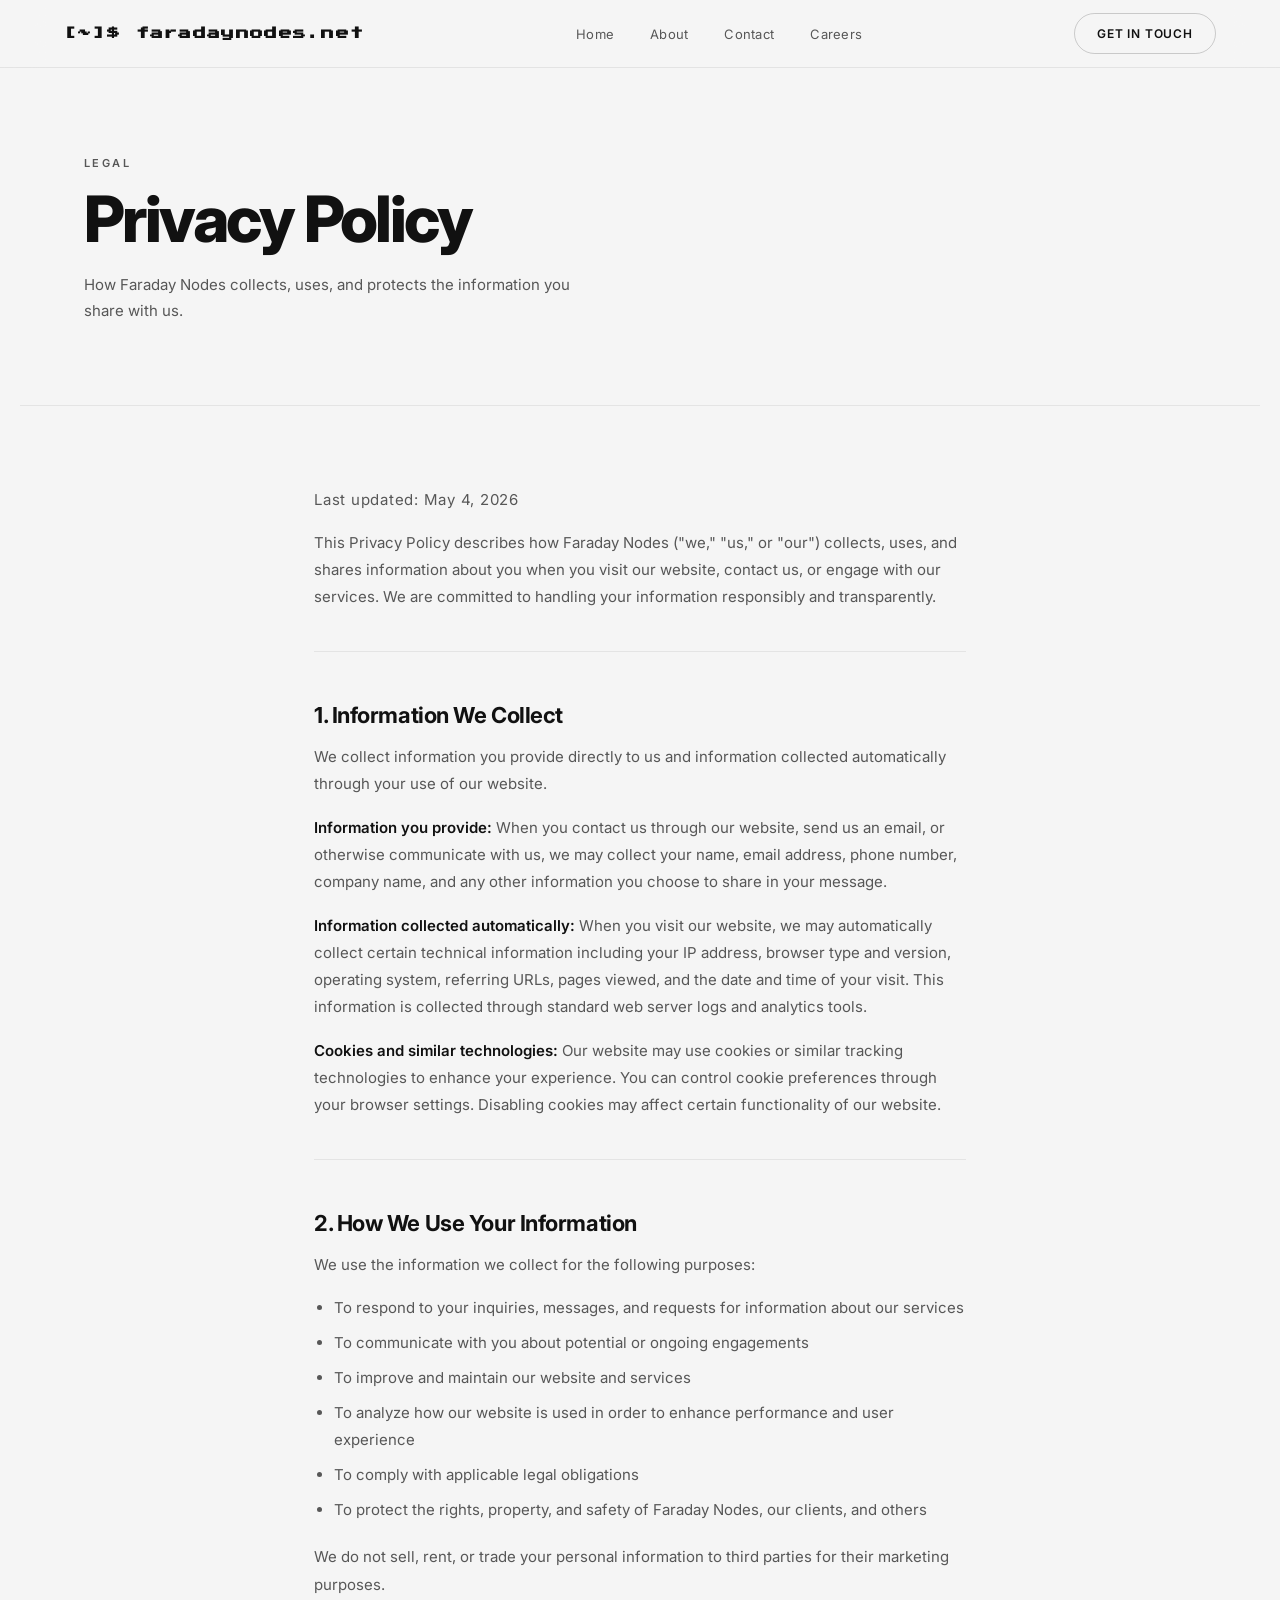
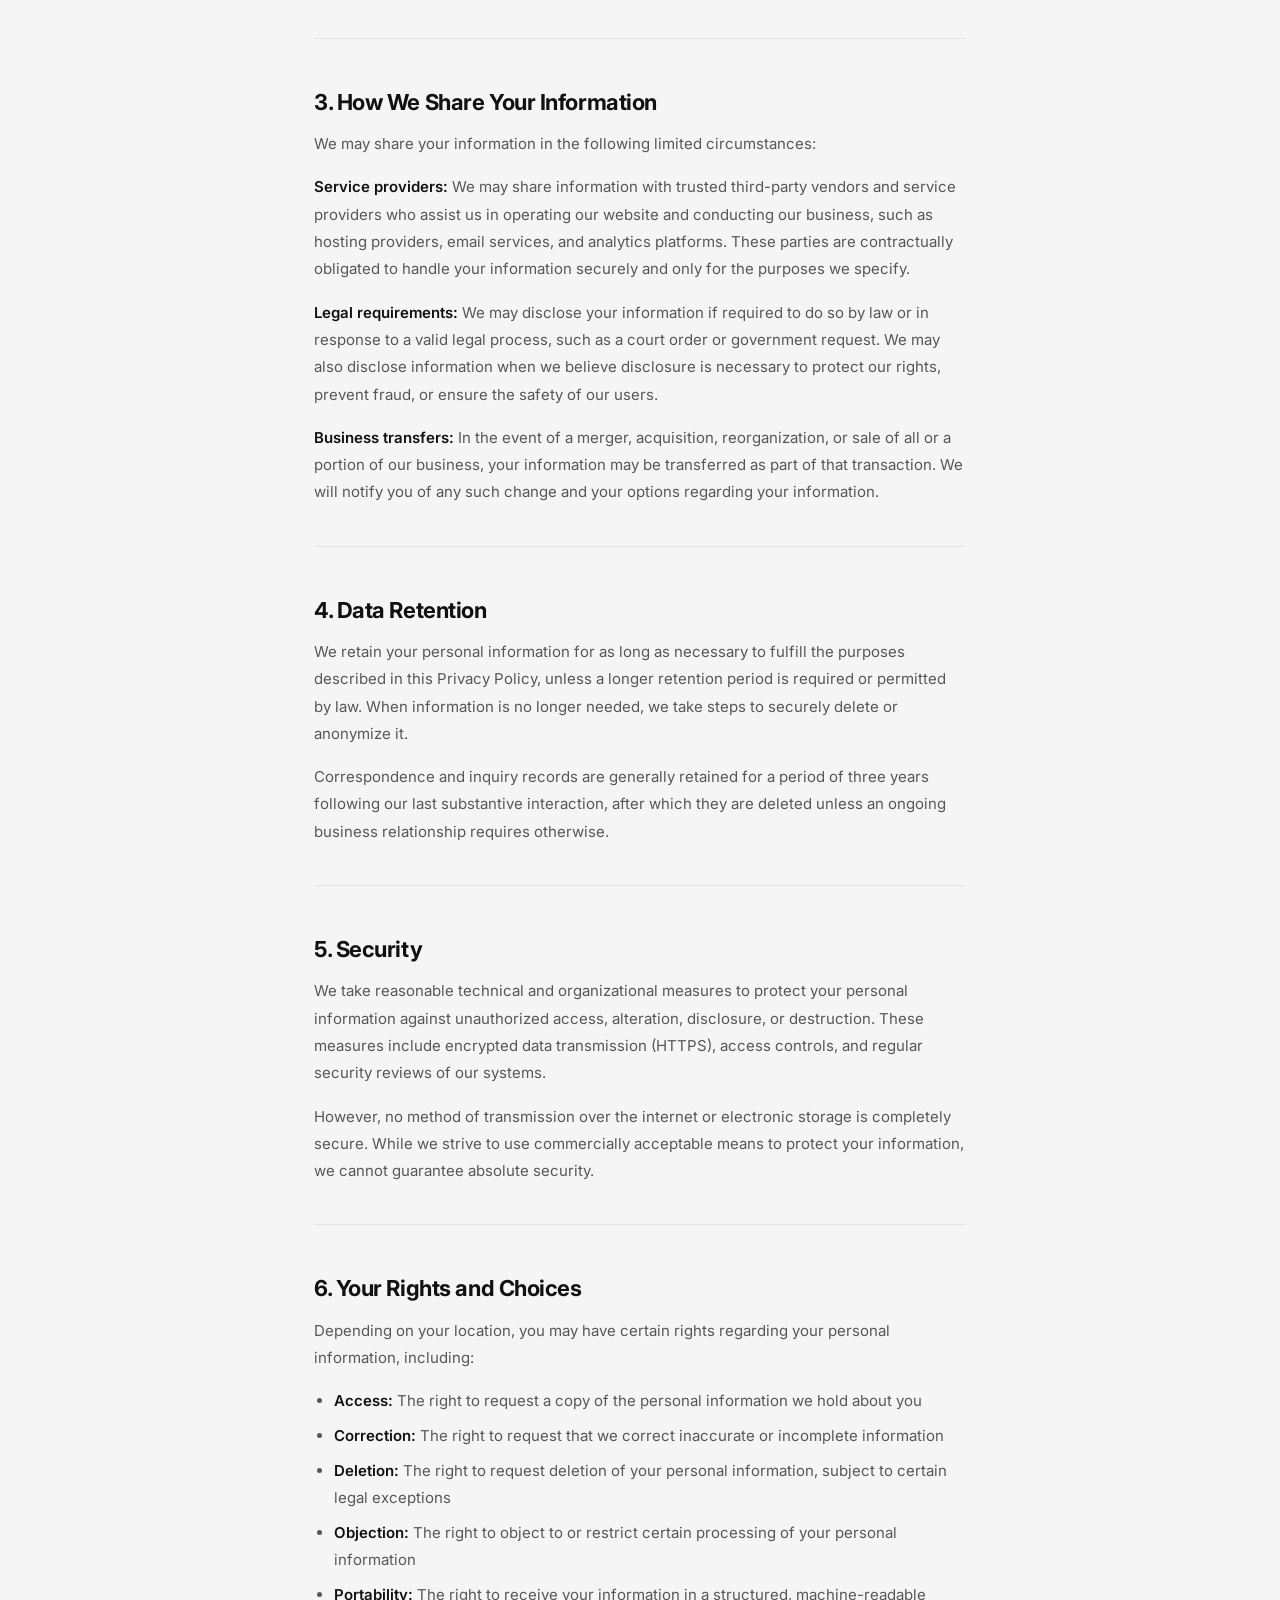
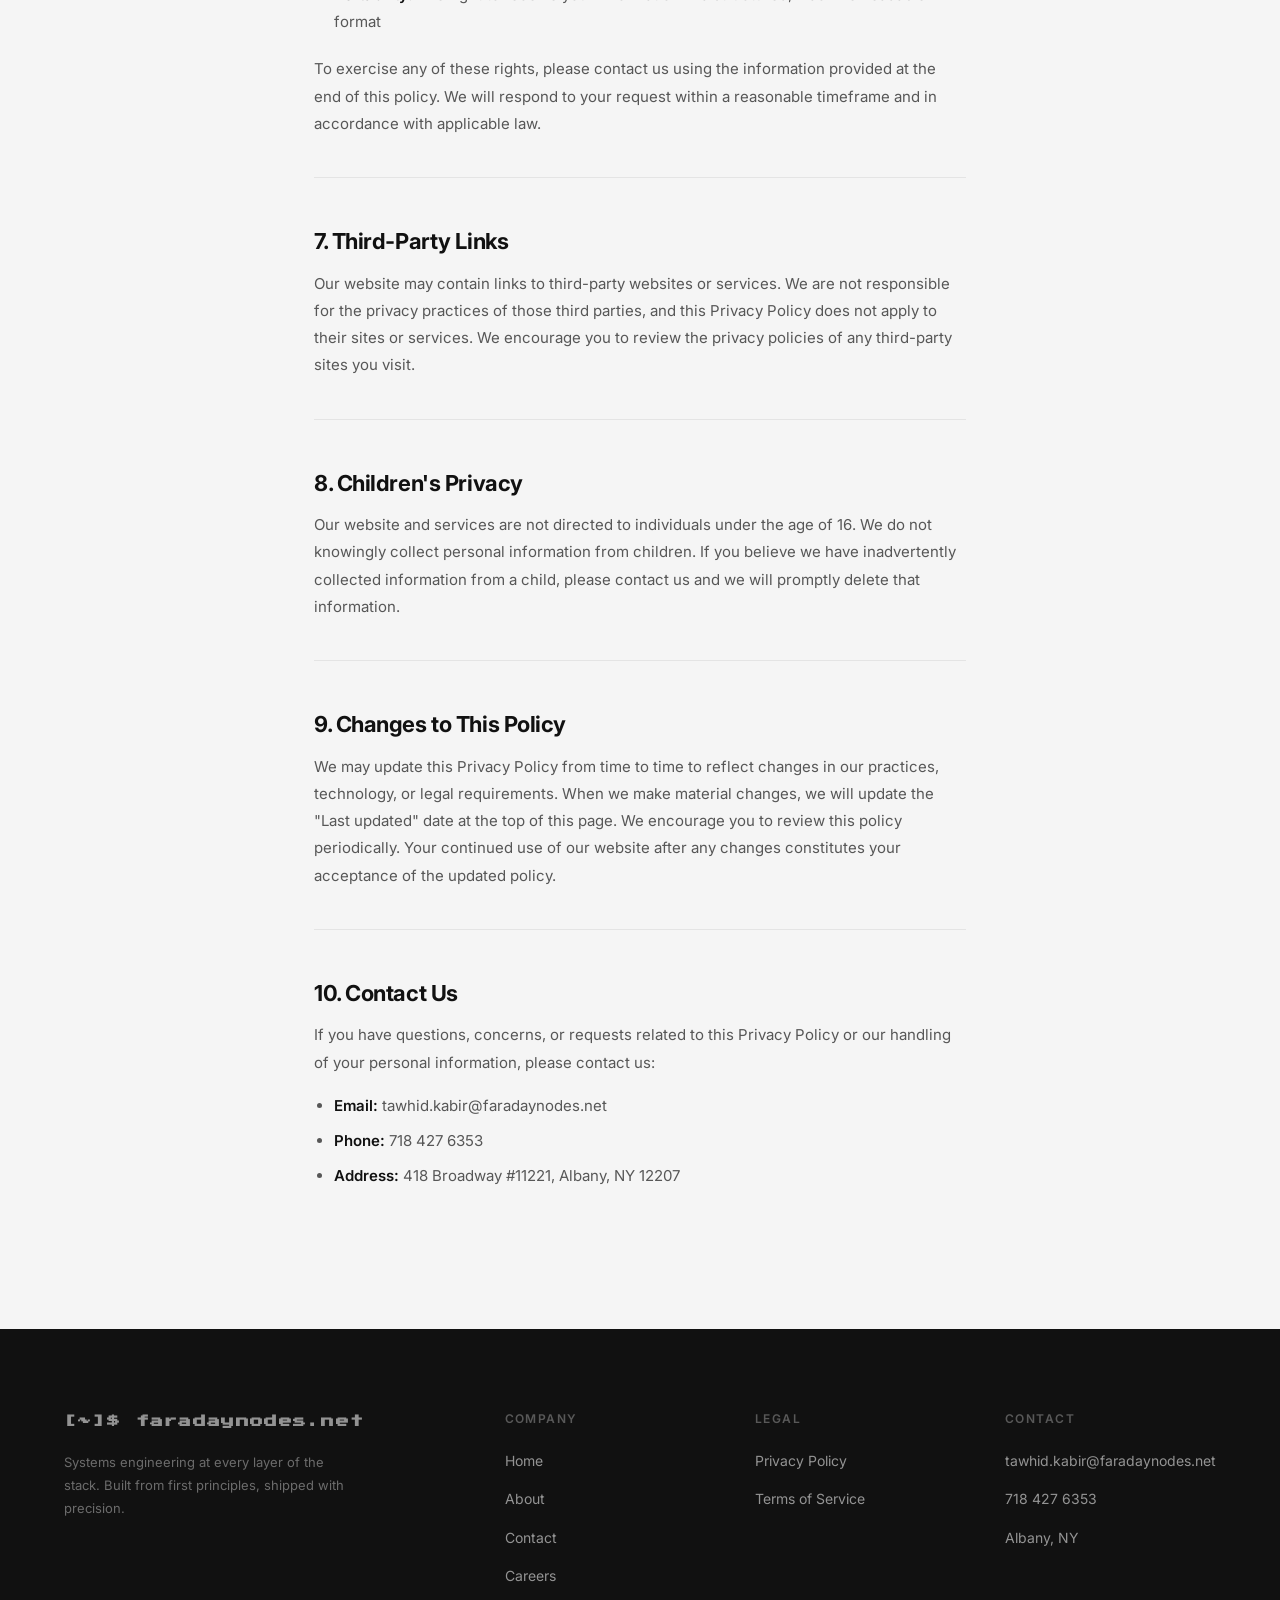
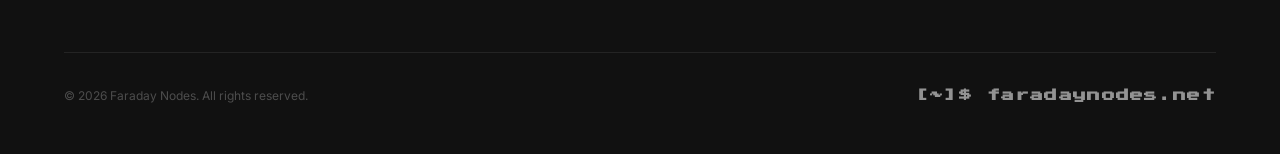
<file: privacy.html>
﻿<!DOCTYPE html>
<html lang="en">
<head>
  <!-- Google tag (gtag.js) -->
  <script async src="https://www.googletagmanager.com/gtag/js?id=AW-18380977021"></script>
  <script>
    window.dataLayer = window.dataLayer || [];
    function gtag(){dataLayer.push(arguments);}
    gtag('js', new Date());

    gtag('config', 'AW-18380977021');
  </script>
  <meta charset="UTF-8" />
  <meta name="viewport" content="width=device-width, initial-scale=1.0" />
  <title>Privacy Policy — Faraday Nodes</title>
  <link rel="icon" type="image/png" href="favicon.png" />
  <link rel="apple-touch-icon" href="favicon.png" />
  <link rel="preconnect" href="https://fonts.googleapis.com" />
  <link href="https://fonts.googleapis.com/css2?family=Inter:wght@300;400;500;600;700;800&family=Press+Start+2P&display=swap" rel="stylesheet" />
  <link rel="stylesheet" href="styles.css" />
</head>
<body>

  <div class="progress-bar" id="prog"></div>

  <nav>
    <a href="index.html" class="logo pixel-logo">[~]$ faradaynodes.net</a>
    <ul class="nav-links">
      <li><a href="index.html">Home</a></li>
      <li><a href="about.html">About</a></li>
      <li><a href="contact.html">Contact</a></li>
      <li><a href="careers.html">Careers</a></li>
    </ul>
    <a href="contact.html" class="nav-btn">Get in Touch</a>
    <button class="nav-toggle" id="navToggle" aria-expanded="false" aria-controls="mobileMenu" aria-label="Open menu">
      <span class="nav-toggle-bars"><span></span><span></span><span></span></span>
    </button>
  </nav>

  <div class="mobile-menu" id="mobileMenu">
    <ul>
      <li><a href="index.html">Home</a></li>
      <li><a href="about.html">About</a></li>
      <li><a href="contact.html">Contact</a></li>
      <li><a href="careers.html">Careers</a></li>
    </ul>
    <a href="contact.html" class="nav-btn">Get in Touch</a>
  </div>

  <div class="subpage-hero">
    <span class="eyebrow">Legal</span>
    <h1>Privacy Policy</h1>
    <p>How Faraday Nodes collects, uses, and protects the information you share with us.</p>
  </div>

  <div class="subpage-content">
    <p class="last-updated">Last updated: May 4, 2026</p>

    <p>This Privacy Policy describes how Faraday Nodes ("we," "us," or "our") collects, uses, and shares information about you when you visit our website, contact us, or engage with our services. We are committed to handling your information responsibly and transparently.</p>

    <hr class="subpage-divider" />

    <h2>1. Information We Collect</h2>
    <p>We collect information you provide directly to us and information collected automatically through your use of our website.</p>

    <p><strong>Information you provide:</strong> When you contact us through our website, send us an email, or otherwise communicate with us, we may collect your name, email address, phone number, company name, and any other information you choose to share in your message.</p>

    <p><strong>Information collected automatically:</strong> When you visit our website, we may automatically collect certain technical information including your IP address, browser type and version, operating system, referring URLs, pages viewed, and the date and time of your visit. This information is collected through standard web server logs and analytics tools.</p>

    <p><strong>Cookies and similar technologies:</strong> Our website may use cookies or similar tracking technologies to enhance your experience. You can control cookie preferences through your browser settings. Disabling cookies may affect certain functionality of our website.</p>

    <hr class="subpage-divider" />

    <h2>2. How We Use Your Information</h2>
    <p>We use the information we collect for the following purposes:</p>
    <ul>
      <li>To respond to your inquiries, messages, and requests for information about our services</li>
      <li>To communicate with you about potential or ongoing engagements</li>
      <li>To improve and maintain our website and services</li>
      <li>To analyze how our website is used in order to enhance performance and user experience</li>
      <li>To comply with applicable legal obligations</li>
      <li>To protect the rights, property, and safety of Faraday Nodes, our clients, and others</li>
    </ul>
    <p>We do not sell, rent, or trade your personal information to third parties for their marketing purposes.</p>

    <hr class="subpage-divider" />

    <h2>3. How We Share Your Information</h2>
    <p>We may share your information in the following limited circumstances:</p>

    <p><strong>Service providers:</strong> We may share information with trusted third-party vendors and service providers who assist us in operating our website and conducting our business, such as hosting providers, email services, and analytics platforms. These parties are contractually obligated to handle your information securely and only for the purposes we specify.</p>

    <p><strong>Legal requirements:</strong> We may disclose your information if required to do so by law or in response to a valid legal process, such as a court order or government request. We may also disclose information when we believe disclosure is necessary to protect our rights, prevent fraud, or ensure the safety of our users.</p>

    <p><strong>Business transfers:</strong> In the event of a merger, acquisition, reorganization, or sale of all or a portion of our business, your information may be transferred as part of that transaction. We will notify you of any such change and your options regarding your information.</p>

    <hr class="subpage-divider" />

    <h2>4. Data Retention</h2>
    <p>We retain your personal information for as long as necessary to fulfill the purposes described in this Privacy Policy, unless a longer retention period is required or permitted by law. When information is no longer needed, we take steps to securely delete or anonymize it.</p>

    <p>Correspondence and inquiry records are generally retained for a period of three years following our last substantive interaction, after which they are deleted unless an ongoing business relationship requires otherwise.</p>

    <hr class="subpage-divider" />

    <h2>5. Security</h2>
    <p>We take reasonable technical and organizational measures to protect your personal information against unauthorized access, alteration, disclosure, or destruction. These measures include encrypted data transmission (HTTPS), access controls, and regular security reviews of our systems.</p>

    <p>However, no method of transmission over the internet or electronic storage is completely secure. While we strive to use commercially acceptable means to protect your information, we cannot guarantee absolute security.</p>

    <hr class="subpage-divider" />

    <h2>6. Your Rights and Choices</h2>
    <p>Depending on your location, you may have certain rights regarding your personal information, including:</p>
    <ul>
      <li><strong>Access:</strong> The right to request a copy of the personal information we hold about you</li>
      <li><strong>Correction:</strong> The right to request that we correct inaccurate or incomplete information</li>
      <li><strong>Deletion:</strong> The right to request deletion of your personal information, subject to certain legal exceptions</li>
      <li><strong>Objection:</strong> The right to object to or restrict certain processing of your personal information</li>
      <li><strong>Portability:</strong> The right to receive your information in a structured, machine-readable format</li>
    </ul>
    <p>To exercise any of these rights, please contact us using the information provided at the end of this policy. We will respond to your request within a reasonable timeframe and in accordance with applicable law.</p>

    <hr class="subpage-divider" />

    <h2>7. Third-Party Links</h2>
    <p>Our website may contain links to third-party websites or services. We are not responsible for the privacy practices of those third parties, and this Privacy Policy does not apply to their sites or services. We encourage you to review the privacy policies of any third-party sites you visit.</p>

    <hr class="subpage-divider" />

    <h2>8. Children's Privacy</h2>
    <p>Our website and services are not directed to individuals under the age of 16. We do not knowingly collect personal information from children. If you believe we have inadvertently collected information from a child, please contact us and we will promptly delete that information.</p>

    <hr class="subpage-divider" />

    <h2>9. Changes to This Policy</h2>
    <p>We may update this Privacy Policy from time to time to reflect changes in our practices, technology, or legal requirements. When we make material changes, we will update the "Last updated" date at the top of this page. We encourage you to review this policy periodically. Your continued use of our website after any changes constitutes your acceptance of the updated policy.</p>

    <hr class="subpage-divider" />

    <h2>10. Contact Us</h2>
    <p>If you have questions, concerns, or requests related to this Privacy Policy or our handling of your personal information, please contact us:</p>
    <ul>
      <li><strong>Email:</strong> tawhid.kabir@faradaynodes.net</li>
      <li><strong>Phone:</strong> 718 427 6353</li>
      <li><strong>Address:</strong> 418 Broadway #11221, Albany, NY 12207</li>
    </ul>
  </div>

  <footer>
    <div class="footer-top">
      <div class="footer-brand">
        <a href="index.html" class="footer-logo pixel-logo">[~]$ faradaynodes.net</a>
        <p>Systems engineering at every layer of the stack. Built from first principles, shipped with precision.</p>
      </div>
      <div class="footer-col">
        <h4>Company</h4>
        <ul>
          <li><a href="index.html">Home</a></li>
          <li><a href="about.html">About</a></li>
          <li><a href="contact.html">Contact</a></li>
          <li><a href="careers.html">Careers</a></li>
        </ul>
      </div>
      <div class="footer-col">
        <h4>Legal</h4>
        <ul>
          <li><a href="privacy.html">Privacy Policy</a></li>
          <li><a href="terms.html">Terms of Service</a></li>
        </ul>
      </div>
      <div class="footer-col">
        <h4>Contact</h4>
        <ul>
          <li><a href="mailto:tawhid.kabir@faradaynodes.net">tawhid.kabir@faradaynodes.net</a></li>
          <li><a href="tel:7184276353">718 427 6353</a></li>
          <li><a href="contact.html">Albany, NY</a></li>
        </ul>
      </div>
    </div>
    <div class="footer-bottom">
      <p class="footer-copy">© 2026 Faraday Nodes. All rights reserved.</p>
      <a href="index.html" class="footer-logo pixel-logo">[~]$ faradaynodes.net</a>
    </div>
  </footer>

  <script>
    const prog = document.getElementById('prog');
    window.addEventListener('scroll', () => {
      const h = document.documentElement;
      prog.style.width = (h.scrollTop / (h.scrollHeight - h.clientHeight) * 100) + '%';
    }, { passive: true });
  </script>

  <!-- Mobile menu -->
  <script>
  (function () {
    var toggle = document.getElementById('navToggle');
    var menu = document.getElementById('mobileMenu');
    if (!toggle || !menu) return;

    function setOpen(open) {
      toggle.setAttribute('aria-expanded', String(open));
      toggle.setAttribute('aria-label', open ? 'Close menu' : 'Open menu');
      menu.classList.toggle('open', open);
    }

    toggle.addEventListener('click', function () {
      setOpen(toggle.getAttribute('aria-expanded') !== 'true');
    });
    menu.addEventListener('click', function (e) {
      if (e.target.tagName === 'A') setOpen(false);
    });
    document.addEventListener('keydown', function (e) {
      if (e.key === 'Escape') setOpen(false);
    });
    window.addEventListener('resize', function () {
      if (window.innerWidth > 900) setOpen(false);
    });
  })();
  </script>
</body>
</html>
</file>
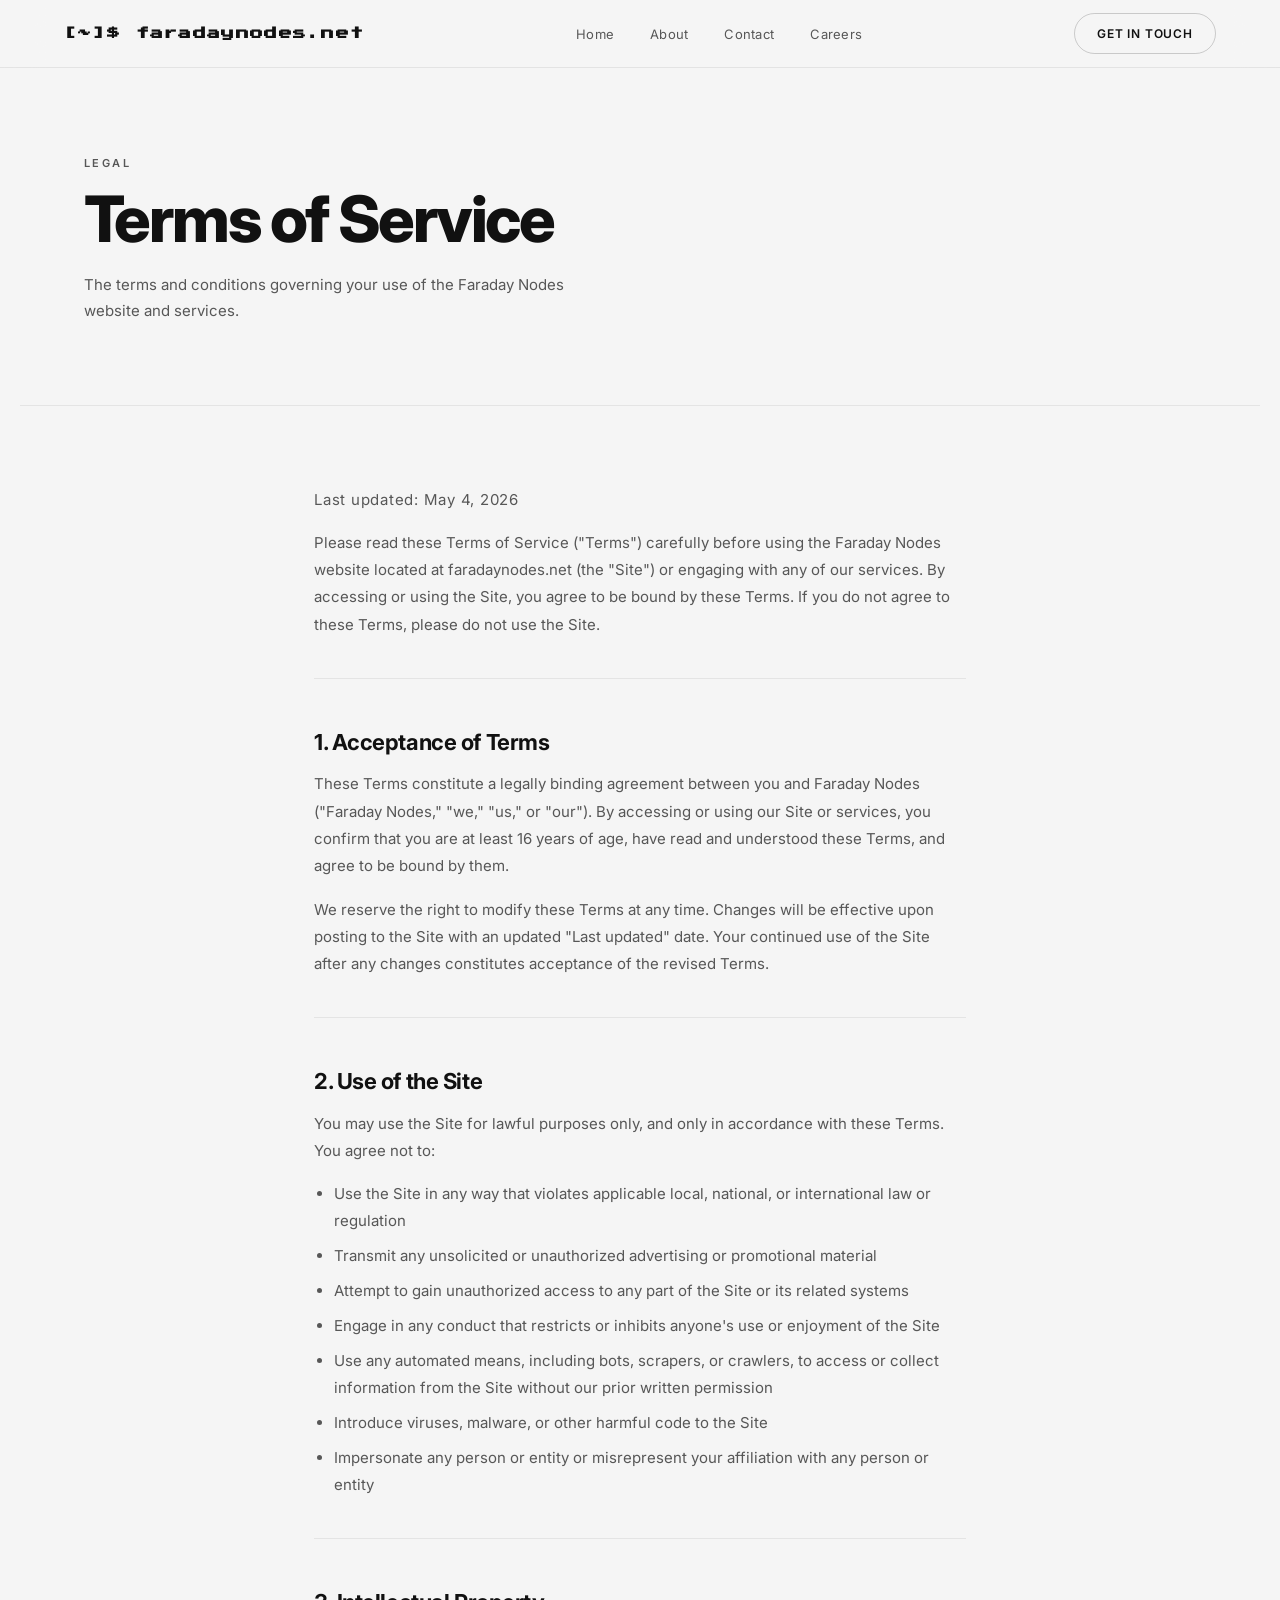
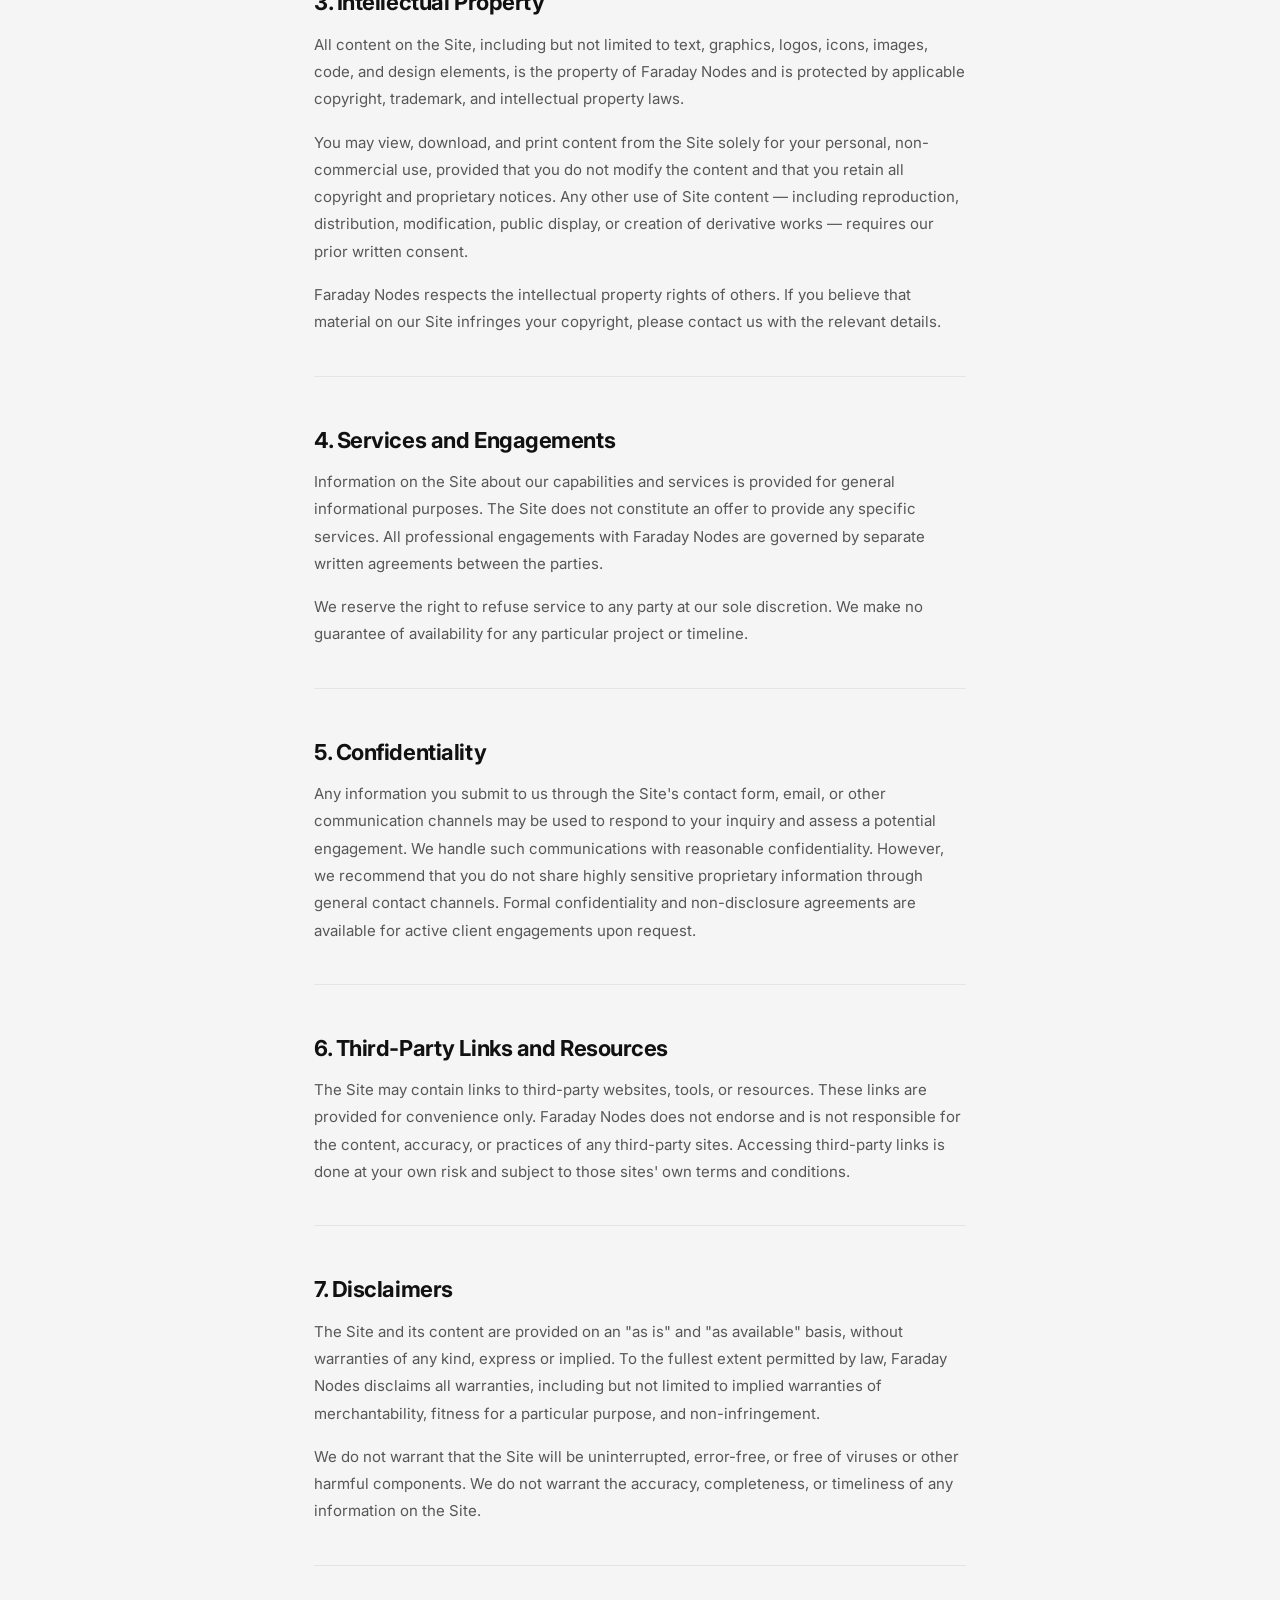
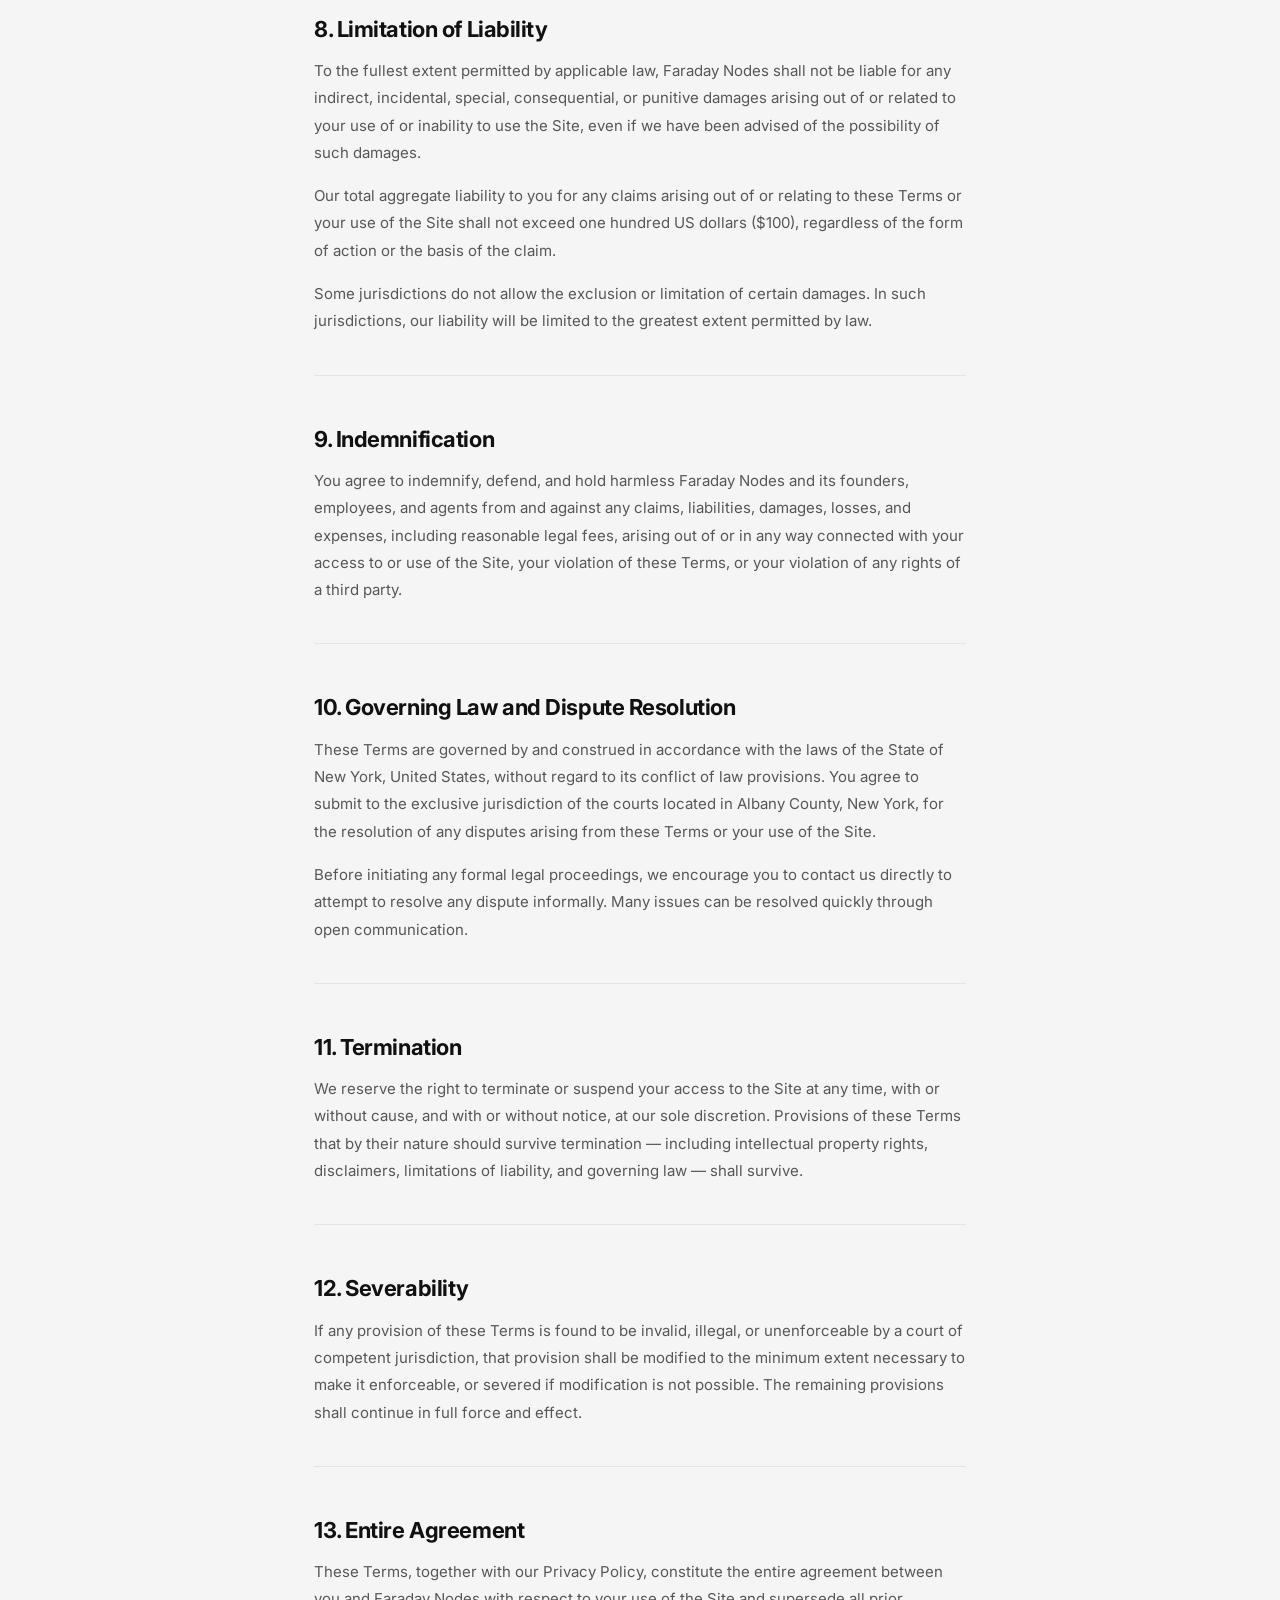
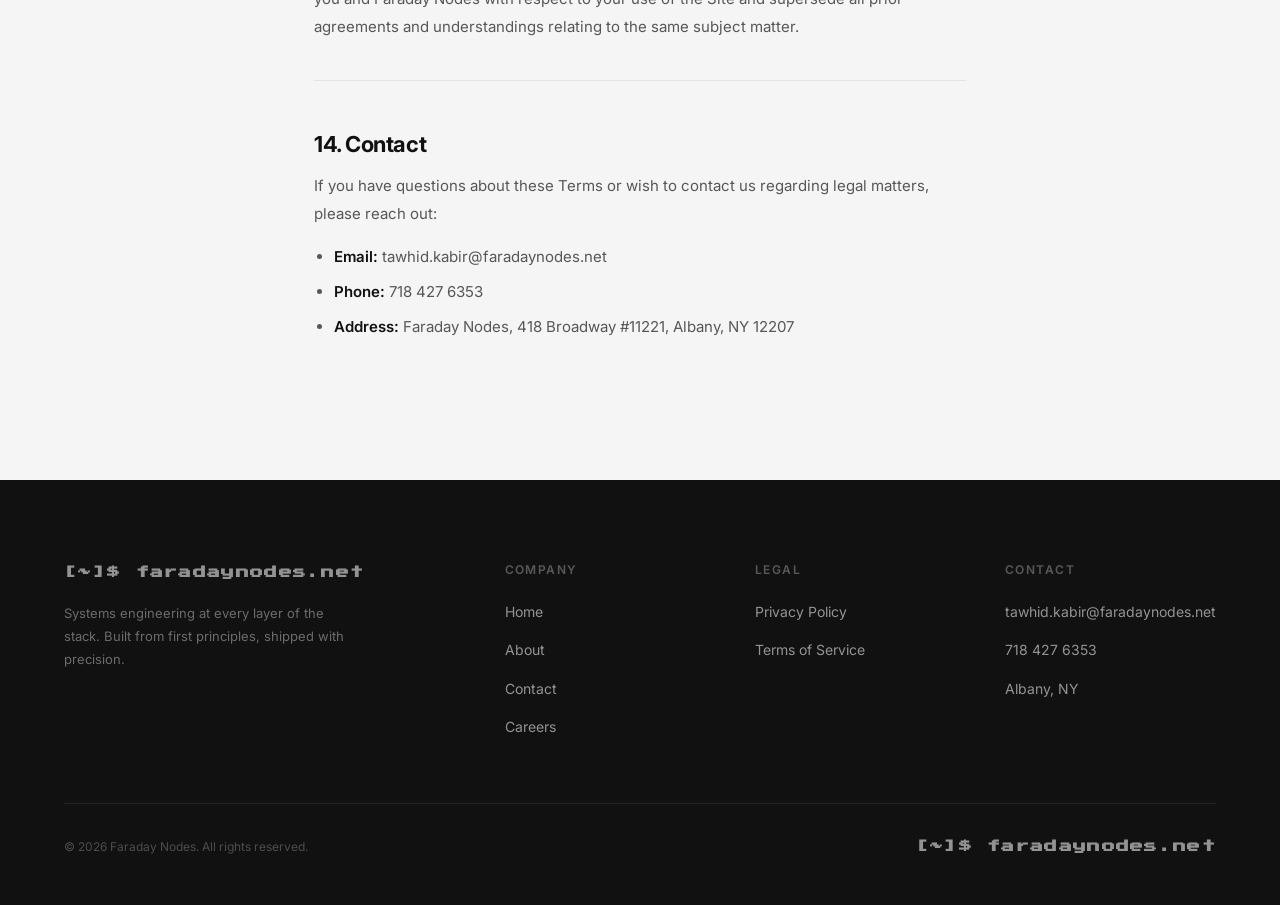
<file: terms.html>
﻿<!DOCTYPE html>
<html lang="en">
<head>
  <!-- Google tag (gtag.js) -->
  <script async src="https://www.googletagmanager.com/gtag/js?id=AW-18380977021"></script>
  <script>
    window.dataLayer = window.dataLayer || [];
    function gtag(){dataLayer.push(arguments);}
    gtag('js', new Date());

    gtag('config', 'AW-18380977021');
  </script>
  <meta charset="UTF-8" />
  <meta name="viewport" content="width=device-width, initial-scale=1.0" />
  <title>Terms of Service — Faraday Nodes</title>
  <link rel="icon" type="image/png" href="favicon.png" />
  <link rel="apple-touch-icon" href="favicon.png" />
  <link rel="preconnect" href="https://fonts.googleapis.com" />
  <link href="https://fonts.googleapis.com/css2?family=Inter:wght@300;400;500;600;700;800&family=Press+Start+2P&display=swap" rel="stylesheet" />
  <link rel="stylesheet" href="styles.css" />
</head>
<body>

  <div class="progress-bar" id="prog"></div>

  <nav>
    <a href="index.html" class="logo pixel-logo">[~]$ faradaynodes.net</a>
    <ul class="nav-links">
      <li><a href="index.html">Home</a></li>
      <li><a href="about.html">About</a></li>
      <li><a href="contact.html">Contact</a></li>
      <li><a href="careers.html">Careers</a></li>
    </ul>
    <a href="contact.html" class="nav-btn">Get in Touch</a>
    <button class="nav-toggle" id="navToggle" aria-expanded="false" aria-controls="mobileMenu" aria-label="Open menu">
      <span class="nav-toggle-bars"><span></span><span></span><span></span></span>
    </button>
  </nav>

  <div class="mobile-menu" id="mobileMenu">
    <ul>
      <li><a href="index.html">Home</a></li>
      <li><a href="about.html">About</a></li>
      <li><a href="contact.html">Contact</a></li>
      <li><a href="careers.html">Careers</a></li>
    </ul>
    <a href="contact.html" class="nav-btn">Get in Touch</a>
  </div>

  <div class="subpage-hero">
    <span class="eyebrow">Legal</span>
    <h1>Terms of Service</h1>
    <p>The terms and conditions governing your use of the Faraday Nodes website and services.</p>
  </div>

  <div class="subpage-content">
    <p class="last-updated">Last updated: May 4, 2026</p>

    <p>Please read these Terms of Service ("Terms") carefully before using the Faraday Nodes website located at faradaynodes.net (the "Site") or engaging with any of our services. By accessing or using the Site, you agree to be bound by these Terms. If you do not agree to these Terms, please do not use the Site.</p>

    <hr class="subpage-divider" />

    <h2>1. Acceptance of Terms</h2>
    <p>These Terms constitute a legally binding agreement between you and Faraday Nodes ("Faraday Nodes," "we," "us," or "our"). By accessing or using our Site or services, you confirm that you are at least 16 years of age, have read and understood these Terms, and agree to be bound by them.</p>

    <p>We reserve the right to modify these Terms at any time. Changes will be effective upon posting to the Site with an updated "Last updated" date. Your continued use of the Site after any changes constitutes acceptance of the revised Terms.</p>

    <hr class="subpage-divider" />

    <h2>2. Use of the Site</h2>
    <p>You may use the Site for lawful purposes only, and only in accordance with these Terms. You agree not to:</p>
    <ul>
      <li>Use the Site in any way that violates applicable local, national, or international law or regulation</li>
      <li>Transmit any unsolicited or unauthorized advertising or promotional material</li>
      <li>Attempt to gain unauthorized access to any part of the Site or its related systems</li>
      <li>Engage in any conduct that restricts or inhibits anyone's use or enjoyment of the Site</li>
      <li>Use any automated means, including bots, scrapers, or crawlers, to access or collect information from the Site without our prior written permission</li>
      <li>Introduce viruses, malware, or other harmful code to the Site</li>
      <li>Impersonate any person or entity or misrepresent your affiliation with any person or entity</li>
    </ul>

    <hr class="subpage-divider" />

    <h2>3. Intellectual Property</h2>
    <p>All content on the Site, including but not limited to text, graphics, logos, icons, images, code, and design elements, is the property of Faraday Nodes and is protected by applicable copyright, trademark, and intellectual property laws.</p>

    <p>You may view, download, and print content from the Site solely for your personal, non-commercial use, provided that you do not modify the content and that you retain all copyright and proprietary notices. Any other use of Site content — including reproduction, distribution, modification, public display, or creation of derivative works — requires our prior written consent.</p>

    <p>Faraday Nodes respects the intellectual property rights of others. If you believe that material on our Site infringes your copyright, please contact us with the relevant details.</p>

    <hr class="subpage-divider" />

    <h2>4. Services and Engagements</h2>
    <p>Information on the Site about our capabilities and services is provided for general informational purposes. The Site does not constitute an offer to provide any specific services. All professional engagements with Faraday Nodes are governed by separate written agreements between the parties.</p>

    <p>We reserve the right to refuse service to any party at our sole discretion. We make no guarantee of availability for any particular project or timeline.</p>

    <hr class="subpage-divider" />

    <h2>5. Confidentiality</h2>
    <p>Any information you submit to us through the Site's contact form, email, or other communication channels may be used to respond to your inquiry and assess a potential engagement. We handle such communications with reasonable confidentiality. However, we recommend that you do not share highly sensitive proprietary information through general contact channels. Formal confidentiality and non-disclosure agreements are available for active client engagements upon request.</p>

    <hr class="subpage-divider" />

    <h2>6. Third-Party Links and Resources</h2>
    <p>The Site may contain links to third-party websites, tools, or resources. These links are provided for convenience only. Faraday Nodes does not endorse and is not responsible for the content, accuracy, or practices of any third-party sites. Accessing third-party links is done at your own risk and subject to those sites' own terms and conditions.</p>

    <hr class="subpage-divider" />

    <h2>7. Disclaimers</h2>
    <p>The Site and its content are provided on an "as is" and "as available" basis, without warranties of any kind, express or implied. To the fullest extent permitted by law, Faraday Nodes disclaims all warranties, including but not limited to implied warranties of merchantability, fitness for a particular purpose, and non-infringement.</p>

    <p>We do not warrant that the Site will be uninterrupted, error-free, or free of viruses or other harmful components. We do not warrant the accuracy, completeness, or timeliness of any information on the Site.</p>

    <hr class="subpage-divider" />

    <h2>8. Limitation of Liability</h2>
    <p>To the fullest extent permitted by applicable law, Faraday Nodes shall not be liable for any indirect, incidental, special, consequential, or punitive damages arising out of or related to your use of or inability to use the Site, even if we have been advised of the possibility of such damages.</p>

    <p>Our total aggregate liability to you for any claims arising out of or relating to these Terms or your use of the Site shall not exceed one hundred US dollars ($100), regardless of the form of action or the basis of the claim.</p>

    <p>Some jurisdictions do not allow the exclusion or limitation of certain damages. In such jurisdictions, our liability will be limited to the greatest extent permitted by law.</p>

    <hr class="subpage-divider" />

    <h2>9. Indemnification</h2>
    <p>You agree to indemnify, defend, and hold harmless Faraday Nodes and its founders, employees, and agents from and against any claims, liabilities, damages, losses, and expenses, including reasonable legal fees, arising out of or in any way connected with your access to or use of the Site, your violation of these Terms, or your violation of any rights of a third party.</p>

    <hr class="subpage-divider" />

    <h2>10. Governing Law and Dispute Resolution</h2>
    <p>These Terms are governed by and construed in accordance with the laws of the State of New York, United States, without regard to its conflict of law provisions. You agree to submit to the exclusive jurisdiction of the courts located in Albany County, New York, for the resolution of any disputes arising from these Terms or your use of the Site.</p>

    <p>Before initiating any formal legal proceedings, we encourage you to contact us directly to attempt to resolve any dispute informally. Many issues can be resolved quickly through open communication.</p>

    <hr class="subpage-divider" />

    <h2>11. Termination</h2>
    <p>We reserve the right to terminate or suspend your access to the Site at any time, with or without cause, and with or without notice, at our sole discretion. Provisions of these Terms that by their nature should survive termination — including intellectual property rights, disclaimers, limitations of liability, and governing law — shall survive.</p>

    <hr class="subpage-divider" />

    <h2>12. Severability</h2>
    <p>If any provision of these Terms is found to be invalid, illegal, or unenforceable by a court of competent jurisdiction, that provision shall be modified to the minimum extent necessary to make it enforceable, or severed if modification is not possible. The remaining provisions shall continue in full force and effect.</p>

    <hr class="subpage-divider" />

    <h2>13. Entire Agreement</h2>
    <p>These Terms, together with our Privacy Policy, constitute the entire agreement between you and Faraday Nodes with respect to your use of the Site and supersede all prior agreements and understandings relating to the same subject matter.</p>

    <hr class="subpage-divider" />

    <h2>14. Contact</h2>
    <p>If you have questions about these Terms or wish to contact us regarding legal matters, please reach out:</p>
    <ul>
      <li><strong>Email:</strong> tawhid.kabir@faradaynodes.net</li>
      <li><strong>Phone:</strong> 718 427 6353</li>
      <li><strong>Address:</strong> Faraday Nodes, 418 Broadway #11221, Albany, NY 12207</li>
    </ul>
  </div>

  <footer>
    <div class="footer-top">
      <div class="footer-brand">
        <a href="index.html" class="footer-logo pixel-logo">[~]$ faradaynodes.net</a>
        <p>Systems engineering at every layer of the stack. Built from first principles, shipped with precision.</p>
      </div>
      <div class="footer-col">
        <h4>Company</h4>
        <ul>
          <li><a href="index.html">Home</a></li>
          <li><a href="about.html">About</a></li>
          <li><a href="contact.html">Contact</a></li>
          <li><a href="careers.html">Careers</a></li>
        </ul>
      </div>
      <div class="footer-col">
        <h4>Legal</h4>
        <ul>
          <li><a href="privacy.html">Privacy Policy</a></li>
          <li><a href="terms.html">Terms of Service</a></li>
        </ul>
      </div>
      <div class="footer-col">
        <h4>Contact</h4>
        <ul>
          <li><a href="mailto:tawhid.kabir@faradaynodes.net">tawhid.kabir@faradaynodes.net</a></li>
          <li><a href="tel:7184276353">718 427 6353</a></li>
          <li><a href="contact.html">Albany, NY</a></li>
        </ul>
      </div>
    </div>
    <div class="footer-bottom">
      <p class="footer-copy">© 2026 Faraday Nodes. All rights reserved.</p>
      <a href="index.html" class="footer-logo pixel-logo">[~]$ faradaynodes.net</a>
    </div>
  </footer>

  <script>
    const prog = document.getElementById('prog');
    window.addEventListener('scroll', () => {
      const h = document.documentElement;
      prog.style.width = (h.scrollTop / (h.scrollHeight - h.clientHeight) * 100) + '%';
    }, { passive: true });
  </script>

  <!-- Mobile menu -->
  <script>
  (function () {
    var toggle = document.getElementById('navToggle');
    var menu = document.getElementById('mobileMenu');
    if (!toggle || !menu) return;

    function setOpen(open) {
      toggle.setAttribute('aria-expanded', String(open));
      toggle.setAttribute('aria-label', open ? 'Close menu' : 'Open menu');
      menu.classList.toggle('open', open);
    }

    toggle.addEventListener('click', function () {
      setOpen(toggle.getAttribute('aria-expanded') !== 'true');
    });
    menu.addEventListener('click', function (e) {
      if (e.target.tagName === 'A') setOpen(false);
    });
    document.addEventListener('keydown', function (e) {
      if (e.key === 'Escape') setOpen(false);
    });
    window.addEventListener('resize', function () {
      if (window.innerWidth > 900) setOpen(false);
    });
  })();
  </script>
</body>
</html>
</file>
<file: styles.css>
/* ── RESET & BASE ──────────────────────────────────────────────── */
*, *::before, *::after { margin: 0; padding: 0; box-sizing: border-box; }

/* ── PIXEL LOGO ─────────────────────────────────────────────────── */
.pixel-logo {
  font-family: 'Press Start 2P', monospace;
  font-size: 10px;
  color: inherit;
  text-decoration: none;
  line-height: 1.5;
  letter-spacing: 0;
  text-transform: none !important;
}
.pixel-logo-hero {
  font-family: 'Press Start 2P', monospace;
  font-size: 13px;
  color: var(--text);
  text-decoration: none;
  display: inline-block;
  margin-bottom: 28px;
  line-height: 1.5;
}

:root {
  --bg:      #F5F5F5;
  --bg-off:  #EEEEEE;
  --bg-dk:   #111111;
  --text:    #111111;
  --muted:   #575757;
  --faint:   #999999;
  --accent:  #1D4ED8;
  --surface: rgba(255, 255, 255, 0.72);
  --border:  rgba(0, 0, 0, 0.07);
  --nav-h:   68px;
  --max-w:   1240px;
  --pad:     clamp(28px, 5vw, 72px);
}

html { scroll-behavior: smooth; }

body {
  font-family: 'Inter', -apple-system, BlinkMacSystemFont, 'Segoe UI', sans-serif;
  background: var(--bg);
  color: var(--text);
  overflow-x: hidden;
  -webkit-font-smoothing: antialiased;
  -moz-osx-font-smoothing: grayscale;
  font-size: 16px;
  line-height: 1.65;
}

img, svg { display: block; max-width: 100%; }
a { color: inherit; }

/* ── SCROLL PROGRESS ───────────────────────────────────────────── */
.progress-bar {
  position: fixed; top: 0; left: 0; height: 2px; z-index: 9999;
  background: var(--accent); width: 0%; transition: width 0.1s linear;
  pointer-events: none;
}

/* ── NAV ────────────────────────────────────────────────────────── */
nav {
  position: fixed; top: 0; left: 0; right: 0;
  height: var(--nav-h); z-index: 800;
  display: flex; align-items: center; justify-content: space-between;
  padding: 0 var(--pad);
  background: rgba(245, 245, 245, 0.90);
  backdrop-filter: blur(22px) saturate(160%);
  -webkit-backdrop-filter: blur(22px) saturate(160%);
  border-bottom: 1px solid var(--border);
  transition: background 0.3s;
}
.logo {
  font-size: 13px; font-weight: 700;
  letter-spacing: 0.10em; text-transform: uppercase;
  text-decoration: none; color: var(--text);
}
.nav-links { display: flex; gap: 36px; list-style: none; }
.nav-links a {
  font-size: 13px; color: var(--muted);
  text-decoration: none; letter-spacing: 0.02em;
  transition: color 0.2s;
}
.nav-links a:hover { color: var(--text); }
.nav-btn {
  font-size: 12px; font-weight: 600;
  letter-spacing: 0.07em; text-transform: uppercase;
  text-decoration: none; color: var(--text);
  padding: 10px 22px; border-radius: 100px;
  border: 1.5px solid rgba(0,0,0,0.18);
  transition: all 0.22s;
}
.nav-btn:hover { background: var(--text); color: #fff; border-color: var(--text); }

/* ── MOBILE NAV ─────────────────────────────────────────────────── */
.nav-toggle {
  display: none;
  width: 44px; height: 44px;        /* 44px = comfortable tap target */
  margin-right: -10px;
  align-items: center; justify-content: center;
  background: none; border: none; padding: 0;
  cursor: pointer; color: var(--text);
}
.nav-toggle-bars { position: relative; width: 20px; height: 14px; }
.nav-toggle-bars span {
  position: absolute; left: 0; width: 100%; height: 1.8px;
  background: currentColor; border-radius: 2px;
  transition: transform 0.28s ease, opacity 0.2s ease, top 0.28s ease;
}
.nav-toggle-bars span:nth-child(1) { top: 0; }
.nav-toggle-bars span:nth-child(2) { top: 6.1px; }
.nav-toggle-bars span:nth-child(3) { top: 12.2px; }
.nav-toggle[aria-expanded="true"] .nav-toggle-bars span:nth-child(1) {
  top: 6.1px; transform: rotate(45deg);
}
.nav-toggle[aria-expanded="true"] .nav-toggle-bars span:nth-child(2) { opacity: 0; }
.nav-toggle[aria-expanded="true"] .nav-toggle-bars span:nth-child(3) {
  top: 6.1px; transform: rotate(-45deg);
}

.mobile-menu {
  position: fixed; top: var(--nav-h); left: 0; right: 0;
  z-index: 799;
  background: rgba(245, 245, 245, 0.97);
  backdrop-filter: blur(22px) saturate(160%);
  -webkit-backdrop-filter: blur(22px) saturate(160%);
  border-bottom: 1px solid var(--border);
  padding: 8px var(--pad) 28px;
  transform: translateY(-12px);
  opacity: 0; visibility: hidden;
  transition: opacity 0.26s ease, transform 0.26s ease, visibility 0.26s;
}
.mobile-menu.open { opacity: 1; visibility: visible; transform: translateY(0); }
.mobile-menu ul { list-style: none; }
.mobile-menu a {
  display: block; padding: 16px 0;
  font-size: 17px; font-weight: 500;
  color: var(--text); text-decoration: none;
  border-bottom: 1px solid var(--border);
}
.mobile-menu a:active { color: var(--accent); }
.mobile-menu .nav-btn {
  display: block; text-align: center;
  margin-top: 24px; padding: 15px 22px;
  border-bottom: 1.5px solid rgba(0,0,0,0.18);
}

/* ── ANIMATION HELPERS ─────────────────────────────────────────── */
.fade-up {
  opacity: 0;
  transform: translateY(28px);
  transition: opacity 0.85s ease, transform 0.85s ease;
}
.fade-up.delay-1 { transition-delay: 0.10s; }
.fade-up.delay-2 { transition-delay: 0.20s; }
.fade-up.delay-3 { transition-delay: 0.30s; }
.fade-up.delay-4 { transition-delay: 0.40s; }
.fade-in {
  opacity: 0;
  transition: opacity 1.0s ease;
}
.fade-left {
  opacity: 0;
  transform: translateX(-30px);
  transition: opacity 0.9s ease, transform 0.9s ease;
}
.fade-right {
  opacity: 0;
  transform: translateX(30px);
  transition: opacity 0.9s ease, transform 0.9s ease;
}
.visible {
  opacity: 1 !important;
  transform: translate(0, 0) !important;
}

/* ── LAYOUT HELPERS ────────────────────────────────────────────── */
.inner {
  max-width: var(--max-w);
  margin: 0 auto;
  padding: 0 var(--pad);
}
.section { padding: 112px 0; }
.section-alt { background: var(--bg-off); }

/* ── TYPOGRAPHY ────────────────────────────────────────────────── */
.eyebrow {
  display: inline-block;
  font-size: 11px; font-weight: 600;
  letter-spacing: 0.22em; text-transform: uppercase;
  color: var(--muted); margin-bottom: 18px;
}
h1 {
  font-size: clamp(42px, 6vw, 88px);
  font-weight: 800; line-height: 1.03;
  letter-spacing: -0.04em;
}
h2 {
  font-size: clamp(32px, 4.5vw, 60px);
  font-weight: 800; line-height: 1.06;
  letter-spacing: -0.03em;
}
h3 {
  font-size: clamp(20px, 2.5vw, 26px);
  font-weight: 700; line-height: 1.2;
  letter-spacing: -0.02em;
}
.lead {
  font-size: clamp(15px, 1.6vw, 18px);
  color: var(--muted); line-height: 1.75;
  font-weight: 400;
}
p { font-size: 15px; color: var(--muted); line-height: 1.75; }

/* ── PILL BUTTON ───────────────────────────────────────────────── */
.pill-btn {
  display: inline-flex; align-items: center; gap: 10px;
  padding: 14px 32px; border-radius: 100px;
  border: 1.5px solid rgba(0,0,0,0.18);
  font-size: 12px; font-weight: 600;
  letter-spacing: 0.07em; text-transform: uppercase;
  text-decoration: none; color: var(--text);
  transition: all 0.24s;
}
.pill-btn:hover { background: var(--text); color: #fff; border-color: var(--text); }
.pill-btn svg { transition: transform 0.24s; }
.pill-btn:hover svg { transform: translateX(4px); }

.pill-btn-dark {
  background: #fff; color: var(--bg-dk);
  border: 1.5px solid rgba(255,255,255,0.2);
}
.pill-btn-dark:hover { background: var(--bg-dk); color: #fff; border-color: var(--bg-dk); }

/* ── HERO ───────────────────────────────────────────────────────── */
.hero {
  min-height: 100vh;
  display: grid;
  grid-template-columns: 1fr 1fr;
  align-items: center;
  padding-top: var(--nav-h);
  background: linear-gradient(155deg, #F7F7F7 0%, #F0F0F0 60%, #E9E9E9 100%);
  overflow: hidden;
}
.hero-text {
  padding: 80px var(--pad) 80px;
  padding-right: 48px;
}
.hero-text h1 { margin-bottom: 24px; max-width: 560px; }
.hero-text .lead { max-width: 440px; }
.hero-text .pill-btn { margin-top: 40px; }

.hero-visual {
  display: flex; align-items: center; justify-content: center;
  padding: 40px calc(var(--pad) - 24px) 40px 12px;
  position: relative;
}
.hero-img-wrap {
  position: relative; width: 100%; max-width: 620px;
  border-radius: 16px; overflow: hidden;
  box-shadow:
    0 80px 120px rgba(0,0,0,0.12),
    0 32px 48px rgba(0,0,0,0.08),
    0 8px 16px rgba(0,0,0,0.06);
  transform: rotate(1.5deg);
  transition: transform 0.6s ease;
}
.hero-img-wrap:hover { transform: rotate(0.5deg) scale(1.01); }

/* ── CAPABILITIES ──────────────────────────────────────────────── */
.capabilities { padding: 120px 0; }
.capabilities-header { margin-bottom: 64px; }
.caps-grid {
  display: grid;
  grid-template-columns: repeat(3, 1fr);
  gap: 20px;
}
.cap-card {
  background: #fff;
  border: 1px solid var(--border);
  border-radius: 16px;
  padding: 40px 36px 44px;
  transition: box-shadow 0.3s, transform 0.3s;
}
.cap-card:hover {
  box-shadow: 0 20px 48px rgba(0,0,0,0.08);
  transform: translateY(-3px);
}
.cap-icon {
  width: 44px; height: 44px;
  background: var(--bg-off);
  border-radius: 11px;
  display: flex; align-items: center; justify-content: center;
  margin-bottom: 28px;
}
.cap-card h3 { margin-bottom: 14px; }
.cap-card p { font-size: 14px; line-height: 1.75; }

/* ── SHOWCASE ──────────────────────────────────────────────────── */
.showcase { padding: 0; background: var(--bg-off); }
.showcase-header { padding: 120px var(--pad) 72px; max-width: var(--max-w); margin: 0 auto; }

.showcase-panel {
  display: grid;
  grid-template-columns: 1fr 1fr;
  min-height: 600px;
  overflow: hidden;
}
.showcase-panel.reverse { direction: rtl; }
.showcase-panel.reverse > * { direction: ltr; }

.panel-visual-wrap {
  position: relative;
  overflow: hidden;
  background: #1A1A1A;
}
.panel-visual-wrap svg,
.panel-visual-wrap .photo-sim {
  width: 100%; height: 100%;
  object-fit: cover;
  transition: transform 0.8s ease;
}
.showcase-panel:hover .panel-visual-wrap svg { transform: scale(1.02); }

.panel-text {
  display: flex; flex-direction: column; justify-content: center;
  padding: 72px 64px;
  background: #fff;
}
.panel-text .eyebrow { margin-bottom: 14px; }
.panel-text h3 { font-size: clamp(24px, 3vw, 38px); margin-bottom: 20px; }
.panel-text p { font-size: 15px; line-height: 1.80; max-width: 380px; }
.panel-num {
  font-size: 80px; font-weight: 800;
  letter-spacing: -0.05em; line-height: 1;
  color: rgba(0,0,0,0.04);
  margin-bottom: 12px;
}

/* ── PRICING ───────────────────────────────────────────────────── */
.pricing { padding: 120px 0; }
.pricing-header { margin-bottom: 56px; max-width: 720px; }
.pricing-header h2 { margin-bottom: 20px; }
.pricing-header .lead { max-width: 620px; }

.pricing-grid {
  display: grid;
  grid-template-columns: repeat(2, 1fr);
  gap: 20px;
}
.price-card {
  background: #fff;
  border: 1px solid var(--border);
  border-radius: 16px;
  padding: 44px 40px 40px;
  display: flex;
  flex-direction: column;
  transition: box-shadow 0.3s, transform 0.3s;
}
.price-card:hover {
  box-shadow: 0 20px 48px rgba(0,0,0,0.08);
  transform: translateY(-3px);
}
.price-card h3 { margin-bottom: 12px; font-size: 22px; }
.price-desc {
  font-size: 14px; line-height: 1.75;
  margin-bottom: 28px;
  min-height: 74px; /* keeps the price row aligned across cards */
}

.price-amount {
  padding: 24px 0 26px;
  border-top: 1px solid var(--border);
  border-bottom: 1px solid var(--border);
  margin-bottom: 28px;
}
.price-from {
  display: block;
  font-size: 11px; font-weight: 600;
  letter-spacing: 0.14em; text-transform: uppercase;
  color: var(--faint); margin-bottom: 10px;
}
.price-value {
  display: block;
  font-size: clamp(34px, 4vw, 46px);
  font-weight: 800; letter-spacing: -0.03em;
  line-height: 1.05; color: var(--text);
}
.price-value--quote {
  font-size: clamp(20px, 2.2vw, 26px);
  letter-spacing: -0.02em;
  color: var(--accent);
}

.price-list {
  list-style: none;
  margin: 0 0 32px;
  padding: 0;
  display: flex; flex-direction: column; gap: 12px;
  flex-grow: 1;
}
.price-list li {
  position: relative;
  padding-left: 26px;
  font-size: 14px; line-height: 1.6;
  color: var(--muted);
}
.price-list li::before {
  content: "";
  position: absolute;
  left: 0; top: 6px;
  width: 14px; height: 8px;
  border-left: 1.8px solid var(--accent);
  border-bottom: 1.8px solid var(--accent);
  transform: rotate(-45deg);
}
.price-cta { align-self: flex-start; }

.price-note {
  margin-top: 20px;
  background: #fff;
  border: 1px solid var(--border);
  border-left: 3px solid var(--accent);
  border-radius: 14px;
  padding: 30px 34px;
}
/* Sized up and tracked in deliberately: at 12px/0.10em the antialiased
   glyphs are nearly all edge pixels, so #111 still reads as grey. */
.price-note h4 {
  font-size: 16px; font-weight: 800;
  letter-spacing: 0.01em; text-transform: none;
  color: #000; margin-bottom: 14px;
}
.price-note p { font-size: 14px; line-height: 1.75; max-width: 780px; }
.price-note p + p { margin-top: 12px; }
.price-note strong { font-weight: 700; color: var(--text); }
.price-note a { color: var(--accent); text-decoration: none; font-weight: 600; }
.price-note a:hover { text-decoration: underline; }

/* ── PHILOSOPHY ────────────────────────────────────────────────── */
.philosophy {
  padding: 140px 0;
  background: var(--bg-dk);
  color: #fff;
}
.philosophy .eyebrow { color: rgba(255,255,255,0.35); }
.philosophy h2 { color: rgba(255,255,255,0.90); margin-bottom: 80px; }
.principles-grid {
  display: grid;
  grid-template-columns: repeat(3, 1fr);
  gap: 2px;
  border: 1px solid rgba(255,255,255,0.07);
  border-radius: 16px;
  overflow: hidden;
}
.principle {
  padding: 48px 44px 52px;
  border-right: 1px solid rgba(255,255,255,0.07);
  background: rgba(255,255,255,0.025);
  transition: background 0.3s;
}
.principle:last-child { border-right: none; }
.principle:hover { background: rgba(255,255,255,0.05); }
.principle-num {
  font-size: 11px; font-weight: 600;
  letter-spacing: 0.18em; text-transform: uppercase;
  color: var(--accent); margin-bottom: 20px;
}
.principle h3 {
  font-size: 22px; font-weight: 700;
  color: rgba(255,255,255,0.90);
  margin-bottom: 14px; letter-spacing: -0.02em;
}
.principle p { font-size: 14px; color: rgba(255,255,255,0.45); line-height: 1.75; }

/* ── FOUNDERS ──────────────────────────────────────────────────── */
.founders { padding: 120px 0; background: var(--bg); }
.founders-grid {
  display: grid;
  grid-template-columns: 5fr 4fr;
  gap: 80px;
  align-items: center;
}
.founders-text h2 { margin-bottom: 28px; }
.founders-text p { font-size: 15px; line-height: 1.82; margin-bottom: 18px; }
.founder-badges {
  display: flex;
  gap: 14px;
  margin-top: 36px;
  flex-wrap: wrap;
}
.founder-badge {
  display: flex; align-items: center; gap: 12px;
  background: #fff;
  border: 1px solid var(--border);
  border-radius: 100px;
  padding: 10px 20px 10px 10px;
  white-space: nowrap;
}
.founder-avatar {
  width: 36px; height: 36px;
  background: linear-gradient(135deg, #1D4ED8, #3B82F6);
  border-radius: 50%;
  display: flex; align-items: center; justify-content: center;
  font-size: 13px; font-weight: 700; color: #fff;
  flex-shrink: 0;
  letter-spacing: 0;
}
.founder-info { min-width: 0; }
.founder-info p { font-size: 13px; font-weight: 600; color: var(--text); margin: 0; line-height: 1.3; white-space: nowrap; overflow: hidden; text-overflow: ellipsis; }
.founder-info span { font-size: 11px; color: var(--muted); white-space: nowrap; }

.founders-aside {
  background: #fff;
  border: 1px solid var(--border);
  border-radius: 20px;
  padding: 44px;
}
.founders-aside .eyebrow { margin-bottom: 20px; }
.founders-aside h3 { margin-bottom: 20px; font-size: 22px; }
.aside-stat {
  display: flex; justify-content: space-between; align-items: baseline;
  gap: 16px;
  padding: 18px 0;
  border-bottom: 1px solid var(--border);
}
.aside-stat:last-child { border-bottom: none; }
.aside-stat-label { font-size: 13px; color: var(--muted); flex-shrink: 0; white-space: nowrap; }
.aside-stat-val { font-size: 16px; font-weight: 700; text-align: right; word-break: break-word; overflow-wrap: break-word; }

/* ── CONTACT ───────────────────────────────────────────────────── */
.contact { padding: 120px 0; background: var(--bg-off); }
.contact-grid {
  display: grid;
  grid-template-columns: 1fr 1fr;
  gap: 80px;
  align-items: start;
}
.contact-text h2 { margin-bottom: 20px; }
.contact-text .lead { margin-bottom: 40px; }
.contact-details { display: flex; flex-direction: column; gap: 20px; }
.contact-item {
  display: flex; align-items: flex-start; gap: 16px;
}
.contact-icon {
  width: 40px; height: 40px; flex-shrink: 0;
  background: #fff; border: 1px solid var(--border);
  border-radius: 10px;
  display: flex; align-items: center; justify-content: center;
}
.contact-item-text p {
  font-size: 12px; font-weight: 600;
  letter-spacing: 0.10em; text-transform: uppercase;
  color: var(--faint); margin-bottom: 4px;
}
.contact-item-text a,
.contact-item-text span {
  font-size: 15px; font-weight: 500;
  color: var(--text); text-decoration: none;
  transition: color 0.2s;
}
.contact-item-text a:hover { color: var(--accent); }

.contact-form {
  background: #fff;
  border: 1px solid var(--border);
  border-radius: 20px;
  padding: 44px;
}
.contact-form h3 { margin-bottom: 28px; font-size: 22px; }
.form-group { margin-bottom: 18px; }
.form-group label {
  display: block; font-size: 12px; font-weight: 600;
  letter-spacing: 0.06em; text-transform: uppercase;
  color: var(--muted); margin-bottom: 8px;
}
.form-group input,
.form-group textarea,
.form-group select {
  width: 100%;
  background: var(--bg);
  border: 1px solid var(--border);
  border-radius: 10px;
  padding: 12px 16px;
  font-size: 14px;
  font-family: inherit;
  color: var(--text);
  outline: none;
  transition: border-color 0.2s;
}
.form-group input:focus,
.form-group textarea:focus,
.form-group select:focus {
  border-color: rgba(29,78,216,0.4);
}
.form-group textarea { resize: vertical; min-height: 110px; }
.form-submit {
  width: 100%; margin-top: 8px;
  background: var(--text); color: #fff;
  border: none; border-radius: 10px;
  padding: 14px 24px;
  font-size: 13px; font-weight: 600;
  letter-spacing: 0.06em; text-transform: uppercase;
  cursor: pointer; font-family: inherit;
  transition: background 0.22s, transform 0.22s;
}
.form-submit:hover { background: #222; transform: translateY(-1px); }
.form-submit:disabled { opacity: 0.6; cursor: not-allowed; }
.form-submit:disabled:hover { background: var(--text); transform: none; }

.form-group label .optional {
  font-weight: 500; letter-spacing: 0.04em;
  text-transform: none; color: var(--faint);
}
.form-group input:user-invalid,
.form-group textarea:user-invalid,
.form-group select:user-invalid {
  border-color: rgba(220,38,38,0.5);
}

.form-status:empty { display: none; }
.form-status {
  display: flex; flex-direction: column; gap: 4px;
  border: 1px solid var(--border);
  border-radius: 10px;
  padding: 16px 18px;
  font-size: 14px;
  line-height: 1.5;
}
.form-status strong {
  font-size: 13px; font-weight: 600;
  letter-spacing: 0.06em; text-transform: uppercase;
}
.form-status.success {
  background: rgba(22,163,74,0.07);
  border-color: rgba(22,163,74,0.25);
  color: #15803d;
}
.form-status.error {
  background: rgba(220,38,38,0.06);
  border-color: rgba(220,38,38,0.25);
  color: #b91c1c;
}
.form-status span { color: var(--muted); }
.form-status a { color: inherit; font-weight: 600; }

/* ── FOOTER ─────────────────────────────────────────────────────── */
footer {
  background: var(--bg-dk);
  color: rgba(255,255,255,0.85);
  padding: 80px var(--pad) 48px;
}
.footer-top {
  display: grid;
  grid-template-columns: 2fr 1fr 1fr 1fr;
  gap: 60px;
  padding-bottom: 64px;
  border-bottom: 1px solid rgba(255,255,255,0.08);
}
.footer-brand p {
  font-size: 13px; color: rgba(255,255,255,0.38);
  line-height: 1.75; margin-top: 16px; max-width: 280px;
}
.footer-col h4 {
  font-size: 12px; font-weight: 600;
  letter-spacing: 0.12em; text-transform: uppercase;
  color: rgba(255,255,255,0.30);
  margin-bottom: 18px;
}
.footer-col ul { list-style: none; display: flex; flex-direction: column; gap: 12px; }
.footer-col a {
  font-size: 14px; color: rgba(255,255,255,0.55);
  text-decoration: none; transition: color 0.2s;
}
.footer-col a:hover { color: rgba(255,255,255,0.90); }
.footer-bottom {
  display: flex; justify-content: space-between; align-items: center;
  padding-top: 32px;
}
.footer-copy { font-size: 12px; color: rgba(255,255,255,0.25); }
.footer-logo {
  font-size: 13px; font-weight: 700;
  letter-spacing: 0.10em; text-transform: uppercase;
  color: rgba(255,255,255,0.55);
  text-decoration: none;
}

/* ── SUBPAGE HERO ───────────────────────────────────────────────── */
.subpage-hero {
  padding: calc(var(--nav-h) + 80px) var(--pad) 80px;
  max-width: var(--max-w); margin: 0 auto;
  border-bottom: 1px solid var(--border);
}
.subpage-hero .eyebrow { margin-bottom: 14px; }
.subpage-hero h1 { font-size: clamp(36px, 5vw, 72px); margin-bottom: 20px; }
.subpage-hero p { font-size: 15px; color: var(--muted); max-width: 520px; }

/* ── SUBPAGE CONTENT ────────────────────────────────────────────── */
.subpage-content {
  max-width: 780px; margin: 0 auto;
  padding: 80px var(--pad) 120px;
}
.subpage-content h2 {
  font-size: 22px; font-weight: 700;
  margin: 52px 0 16px; letter-spacing: -0.02em;
}
.subpage-content h2:first-child { margin-top: 0; }
.subpage-content p {
  font-size: 15px; line-height: 1.82;
  color: var(--muted); margin-bottom: 16px;
}
.subpage-content ul {
  margin: 12px 0 20px 20px;
}
.subpage-content ul li {
  font-size: 15px; line-height: 1.80;
  color: var(--muted); margin-bottom: 8px;
}
.subpage-content strong { color: var(--text); font-weight: 600; }
.subpage-divider {
  border: none; border-top: 1px solid var(--border);
  margin: 40px 0;
}
.last-updated {
  font-size: 12px; color: var(--faint);
  letter-spacing: 0.05em; margin-bottom: 48px;
}

/* ── CAREERS PAGE ───────────────────────────────────────────────── */
.careers-intro { padding: 80px 0 60px; }
.job-list { display: flex; flex-direction: column; gap: 16px; margin-top: 52px; }
.job-card {
  background: #fff;
  border: 1px solid var(--border);
  border-radius: 14px; padding: 32px 36px;
  display: flex; align-items: center; justify-content: space-between;
  text-decoration: none; color: var(--text);
  transition: box-shadow 0.25s, transform 0.25s;
}
.job-card:hover {
  box-shadow: 0 12px 32px rgba(0,0,0,0.07);
  transform: translateY(-2px);
}
.job-info h3 { font-size: 18px; font-weight: 700; margin-bottom: 6px; }
.job-meta { display: flex; gap: 12px; margin-top: 10px; }
.job-tag {
  font-size: 11px; font-weight: 600;
  letter-spacing: 0.1em; text-transform: uppercase;
  background: var(--bg); padding: 4px 12px; border-radius: 100px;
  color: var(--muted);
}
.job-tag.blue { background: rgba(29,78,216,0.08); color: var(--accent); }
.job-arrow { opacity: 0.25; transition: opacity 0.2s, transform 0.2s; }
.job-card:hover .job-arrow { opacity: 0.7; transform: translateX(4px); }

.open-app {
  background: var(--bg-off);
  border-radius: 20px; padding: 60px;
  text-align: center; margin-top: 80px;
}
.open-app h3 { font-size: 28px; font-weight: 800; margin-bottom: 12px; letter-spacing: -0.03em; }
.open-app p { max-width: 400px; margin: 0 auto 32px; }

/* ── RESPONSIVE ────────────────────────────────────────────────── */
@media (max-width: 900px) {
  .hero { grid-template-columns: 1fr; min-height: auto; }
  .hero-visual { display: none; }
  .hero-text { padding: 100px var(--pad) 80px; }
  .caps-grid { grid-template-columns: 1fr; }
  .pricing-grid { grid-template-columns: 1fr; }
  .price-desc { min-height: 0; }        /* alignment prop is pointless when stacked */
  .showcase-panel { grid-template-columns: 1fr; min-height: auto; }
  .showcase-panel.reverse { direction: ltr; }
  .panel-visual-wrap { min-height: 320px; }
  .principles-grid { grid-template-columns: 1fr; }
  .principle { border-right: none; border-bottom: 1px solid rgba(255,255,255,0.07); }
  .founders-grid { grid-template-columns: 1fr; gap: 48px; }
  .contact-grid { grid-template-columns: 1fr; gap: 48px; }
  .footer-top { grid-template-columns: 1fr 1fr; gap: 40px; }

  /* swap desktop links for the hamburger */
  .nav-links { display: none; }
  nav > .nav-btn { display: none; }
  .nav-toggle { display: flex; }

  .section { padding: 80px 0; }
  .capabilities, .pricing, .founders, .contact { padding: 80px 0; }
  .philosophy { padding: 88px 0; }
  .careers-split { grid-template-columns: 1fr !important; gap: 48px !important; }
}

@media (max-width: 600px) {
  :root { --pad: 20px; }

  /* Press Start 2P is wide — keep the wordmark on one line */
  .logo { font-size: 11px; white-space: nowrap; }
  .footer-logo { font-size: 11px; white-space: nowrap; }

  h2 { font-size: clamp(26px, 8vw, 34px); }
  .lead { font-size: 15px; }

  .hero-text { padding: 88px var(--pad) 64px; }
  .hero-text h1 { font-size: clamp(34px, 11vw, 46px); }
  .hero-text .pill-btn { margin-top: 32px; }

  .cap-card { padding: 32px 26px 34px; }
  .price-card { padding: 32px 26px 30px; }
  .price-note { padding: 26px 22px; border-radius: 12px; }
  .price-cta, .pill-btn { width: 100%; justify-content: center; }
  .pricing-header { margin-bottom: 36px; }

  .principle { padding: 34px 26px 38px; }
  .contact-form { padding: 30px 24px 32px; }
  .founders-aside { padding: 32px 26px; }
  .open-app { padding: 40px 24px; border-radius: 16px; }

  /* footer: single column, and drop the duplicate logo in the bottom bar */
  .footer-top { grid-template-columns: 1fr; gap: 34px; }
  .footer-bottom { flex-direction: column; align-items: flex-start; gap: 14px; }
  .footer-bottom .footer-logo { display: none; }

  .subpage-hero { padding-top: 110px; }

  /* job cards: stack the arrow instead of squeezing the text */
  .job-card { flex-direction: column; align-items: flex-start; gap: 18px; padding: 26px 24px; }
  .job-arrow { align-self: flex-end; margin-top: -8px; }
  .job-meta { flex-wrap: wrap; gap: 8px; }

  .founder-badges { flex-direction: column; align-items: stretch; }
  .aside-stat { flex-wrap: wrap; gap: 4px; }
}
</file>
